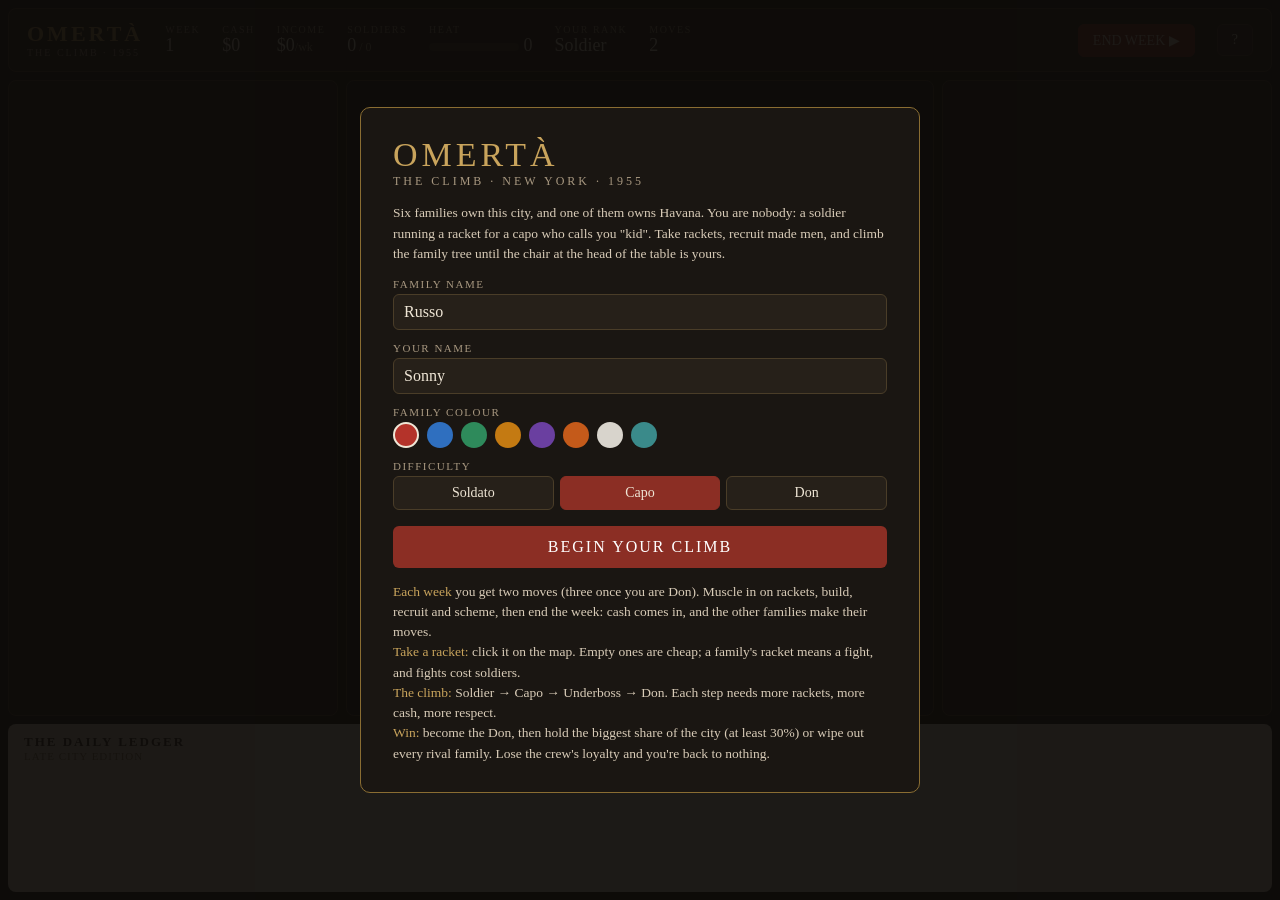
<file: index.html>
<!doctype html>
<html lang="en">
<head>
<meta charset="utf-8">
<title>Omertà — The Climb</title>
<style>:root {
  --bg: #14110e; --panel: #1d1914; --panel2: #262019; --ink: #efe6d6; --dim: #a89880;
  --gold: #c9a45c; --gold2: #8a6d32; --line: #4a3d28; --crimson: #8b2e24; --good: #7da36a; --bad: #c45b4a;
}
* { box-sizing: border-box; }
html, body { margin: 0; height: 100%; background: var(--bg); color: var(--ink); font-family: Georgia, 'Times New Roman', serif; overflow: hidden; }
button { font-family: inherit; cursor: pointer; }
#app { display: grid; grid-template-rows: 64px 1fr 168px; grid-template-columns: 330px 1fr 330px; height: 100vh; gap: 8px; padding: 8px; }
#top { grid-column: 1 / -1; display: flex; align-items: center; gap: 22px; background: var(--panel); border: 1px solid var(--line); border-radius: 8px; padding: 0 18px; }
#top .brand { line-height: 1; }
#top .brand b { font-size: 22px; letter-spacing: 3px; color: var(--gold); }
#top .brand small { display: block; color: var(--dim); letter-spacing: 2px; font-size: 10px; margin-top: 3px; }
.stat { line-height: 1.15; }
.stat .k { color: var(--dim); font-size: 10px; letter-spacing: 1.5px; }
.stat .v { font-size: 18px; }
.stat .v small { color: var(--dim); font-size: 12px; }
#heatbar { width: 90px; height: 8px; background: #3a3024; border-radius: 4px; overflow: hidden; display: inline-block; vertical-align: middle; }
#heatbar i { display: block; height: 100%; background: linear-gradient(90deg, #c9a45c, #c45b4a); }
#top .spacer { flex: 1; }
#top button { background: var(--panel2); color: var(--ink); border: 1px solid var(--line); border-radius: 6px; padding: 7px 14px; font-size: 14px; }
#top button.primary { background: var(--crimson); border-color: var(--crimson); }
#top button:hover { border-color: var(--gold2); }

#left, #right { background: var(--panel); border: 1px solid var(--line); border-radius: 8px; overflow-y: auto; padding: 12px 14px; }
#mapwrap { position: relative; border: 1px solid var(--line); border-radius: 8px; overflow: hidden; background: #10141c; }
#map { width: 100%; height: 100%; display: block; cursor: grab; }
#tooltip { position: absolute; display: none; background: #1a1612f2; border: 1px solid var(--gold2); border-radius: 6px; padding: 8px 10px; font-size: 13px; pointer-events: none; max-width: 260px; z-index: 5; }
#bottom { grid-column: 1 / -1; background: #efe6d6; color: #2a2118; border-radius: 8px; padding: 10px 16px; overflow: hidden; display: flex; flex-direction: column; }
#bottom h3 { margin: 0; letter-spacing: 2px; font-size: 13px; }
#bottom .dateline { color: #8a7355; font-size: 11px; letter-spacing: 1px; margin-bottom: 4px; }
#newsList { overflow-y: auto; font-size: 13.5px; line-height: 1.45; }
#newsList .entry { border-top: 1px solid #e0d4c2; padding: 3px 0; }
#newsList .wk { color: #8a7355; font-size: 11px; margin-right: 6px; }
#newsList .good { color: #3e6b32; } #newsList .bad { color: #8b2e24; } #newsList .warn { color: #8a5a12; }

h2 { font-size: 12px; letter-spacing: 2px; color: var(--gold); margin: 14px 0 6px; font-weight: normal; }
h2:first-child { margin-top: 0; }
.muted { color: var(--dim); font-size: 12px; }
.card { background: var(--panel2); border: 1px solid var(--line); border-radius: 6px; padding: 8px 10px; margin-bottom: 6px; }
.card .row { display: flex; justify-content: space-between; align-items: center; gap: 8px; }
.card b { font-weight: normal; }
.card .sub { color: var(--dim); font-size: 12px; margin-top: 2px; }
.card button, .mini button { background: #3a2e22; color: var(--ink); border: 1px solid var(--line); border-radius: 5px; padding: 4px 9px; font-size: 12px; }
.card button:hover, .mini button:hover { border-color: var(--gold); }
.card button:disabled { opacity: .4; cursor: default; }
.loy { height: 4px; background: #3a3024; border-radius: 2px; margin-top: 5px; }
.loy i { display: block; height: 100%; background: var(--good); border-radius: 2px; }
.seat { border: 1px dashed #4a3d28; border-radius: 6px; color: #6b5b45; font-size: 12px; padding: 7px 10px; margin-bottom: 6px; font-style: italic; }
.rankpill { font-size: 10px; letter-spacing: 1px; color: var(--gold); border: 1px solid var(--gold2); border-radius: 8px; padding: 1px 6px; }
.fam { border-left: 3px solid var(--c, var(--line)); }
.fam .share { float: right; color: var(--dim); font-size: 12px; }
.bar { height: 5px; background: #3a3024; border-radius: 3px; margin: 4px 0; }
.bar i { display: block; height: 100%; border-radius: 3px; }
.btns { display: flex; gap: 4px; flex-wrap: wrap; }
.ring { display: flex; gap: 8px; align-items: center; padding: 4px 0; font-size: 13px; }
.ring .ic { width: 22px; text-align: center; }
.ring.off { opacity: .45; }
.buildgrid { display: grid; grid-template-columns: 1fr 1fr; gap: 6px; }
.buildgrid .card { margin: 0; cursor: pointer; }
.buildgrid .card.on { border-color: var(--gold); }
.buildgrid .card .sub { font-size: 11px; }

#overlay { position: fixed; inset: 0; background: #0d0b09ee; display: flex; align-items: center; justify-content: center; z-index: 10; }
#overlay .box { width: 560px; max-height: 92vh; overflow-y: auto; background: #1a1612; border: 1px solid var(--gold2); border-radius: 10px; padding: 28px 32px; }
#overlay h1 { color: var(--gold); letter-spacing: 4px; font-weight: normal; margin: 0; font-size: 34px; }
#overlay .sub { color: var(--dim); letter-spacing: 3px; font-size: 12px; margin-bottom: 14px; }
#overlay label { display: block; font-size: 11px; letter-spacing: 1.5px; color: var(--dim); margin: 12px 0 4px; }
#overlay input[type=text] { width: 100%; background: #262019; border: 1px solid var(--line); color: var(--ink); border-radius: 6px; padding: 8px 10px; font-family: inherit; font-size: 16px; }
.swatches { display: flex; gap: 8px; }
.swatches i { width: 26px; height: 26px; border-radius: 50%; display: inline-block; cursor: pointer; border: 2px solid transparent; }
.swatches i.on { border-color: #efe6d6; }
.seg { display: flex; gap: 6px; }
.seg button { flex: 1; background: #262019; color: var(--ink); border: 1px solid var(--line); border-radius: 6px; padding: 8px; font-size: 14px; }
.seg button.on { background: var(--crimson); border-color: var(--crimson); }
#overlay .go { width: 100%; margin-top: 16px; background: var(--crimson); color: white; border: none; border-radius: 6px; padding: 12px; font-size: 16px; letter-spacing: 2px; }
#overlay .how { font-size: 13.5px; line-height: 1.5; color: #d9ccb8; }
#overlay .how b { color: var(--gold); font-weight: normal; }
#endbox { text-align: center; }
#endbox h1 { font-size: 30px; }
#toast { position: fixed; bottom: 188px; left: 50%; transform: translateX(-50%); background: #1a1612; border: 1px solid var(--gold2); color: var(--ink); border-radius: 6px; padding: 8px 14px; font-size: 14px; display: none; z-index: 9; max-width: 520px; text-align: center; }
::-webkit-scrollbar { width: 8px; } ::-webkit-scrollbar-thumb { background: #4a3d28; border-radius: 4px; }
</style>
</head>
<body>
<div id="app">
  <div id="top">
    <div class="brand"><b>OMERTÀ</b><small id="brandSub">THE CLIMB · 1955</small></div>
    <div class="stat"><div class="k">WEEK</div><div class="v" id="sWeek">1</div></div>
    <div class="stat"><div class="k">CASH</div><div class="v" id="sCash">$0</div></div>
    <div class="stat"><div class="k">INCOME</div><div class="v" id="sIncome">$0<small>/wk</small></div></div>
    <div class="stat"><div class="k">SOLDIERS</div><div class="v" id="sSol">0<small> / 0</small></div></div>
    <div class="stat"><div class="k">HEAT</div><div class="v"><span id="heatbar"><i style="width:0"></i></span> <span id="sHeat">0</span></div></div>
    <div class="stat"><div class="k">YOUR RANK</div><div class="v" id="sRank">Soldier</div></div>
    <div class="stat"><div class="k">MOVES</div><div class="v" id="sMoves">2</div></div>
    <div class="spacer"></div>
    <button id="bEnd" class="primary">END WEEK ▶</button>
    <button id="bHelp">?</button>
  </div>
  <div id="left"></div>
  <div id="mapwrap"><canvas id="map"></canvas><div id="tooltip"></div></div>
  <div id="right"></div>
  <div id="bottom">
    <h3>THE DAILY LEDGER</h3>
    <div class="dateline" id="dateline">LATE CITY EDITION</div>
    <div id="newsList"></div>
  </div>
</div>
<div id="toast"></div>
<div id="overlay">
  <div class="box" id="startbox">
    <h1>OMERTÀ</h1>
    <div class="sub">THE CLIMB · NEW YORK · 1955</div>
    <p class="how">Six families own this city, and one of them owns Havana. You are nobody: a soldier running a racket for a capo who calls you "kid". Take rackets, recruit made men, and climb the family tree until the chair at the head of the table is yours.</p>
    <label>FAMILY NAME</label>
    <input id="inName" type="text" value="Russo" maxlength="16">
    <label>YOUR NAME</label>
    <input id="inFirst" type="text" value="Sonny" maxlength="16">
    <label>FAMILY COLOUR</label>
    <div class="swatches" id="swatches"></div>
    <label>DIFFICULTY</label>
    <div class="seg" id="diffSeg">
      <button data-d="soldato">Soldato</button>
      <button data-d="capo" class="on">Capo</button>
      <button data-d="don">Don</button>
    </div>
    <button class="go" id="bStart" type="button">BEGIN YOUR CLIMB</button>
    <div class="how" style="margin-top:14px">
      <b>Each week</b> you get two moves (three once you are Don). Muscle in on rackets, build, recruit and scheme, then end the week: cash comes in, and the other families make their moves.<br>
      <b>Take a racket:</b> click it on the map. Empty ones are cheap; a family's racket means a fight, and fights cost soldiers.<br>
      <b>The climb:</b> Soldier → Capo → Underboss → Don. Each step needs more rackets, more cash, more respect.<br>
      <b>Win:</b> become the Don, then hold the biggest share of the city (at least 30%) or wipe out every rival family. Lose the crew's loyalty and you're back to nothing.
    </div>
  </div>
</div>
<script>// ============================================================================
//  OMERTÀ: THE FIVE BOROUGHS — game engine (no DOM; runs in browser or node)
// ============================================================================
const Engine = (function () {
  'use strict';
  const W = 220, H = 140, N = W * H;
  const WATER = 0, LAND = 1, BRIDGE = 2;
  const TICK = 0.1; // seconds per simulation tick

  // ---------------------------------------------------------------- data ---
  const RACKETS = {
    numbers: { name: 'Numbers Racket', icon: '🎲', income: 5, ring: '+20% income' },
    loan:    { name: 'Loan Sharking',  icon: '💵', income: 8, ring: 'Buildings 25% cheaper' },
    club:    { name: 'Nightclub',      icon: '🍸', income: 10, ring: '+25% soldier recruitment' },
    union:   { name: 'Dock Union',     icon: '⚓', income: 9, ring: 'Your turf is 30% harder to take' },
    casino:  { name: 'Casino',         icon: '🎰', income: 22, ring: '+$60/s skim' },
    narco:   { name: 'Narcotics',      icon: '💊', income: 28, heat: 0.08, ring: '+20% attack power (but double heat)' },
  };
  const BUILDINGS = {
    safehouse: { name: 'Safehouse',      icon: '🏚️', cost: 400, key: 'Q', desc: '+2,000 max soldiers' },
    front:     { name: 'Front Business', icon: '🏪', cost: 500, key: 'W', desc: '+$10/s laundered income' },
    guard:     { name: 'Guard Post',     icon: '🛡️', cost: 300, key: 'E', desc: 'Turf within 8 blocks is 2.5× harder to take' },
    docks:     { name: 'Docks',          icon: '⛴️', cost: 600, key: 'R', desc: 'Send boats across water. Must touch water.' },
  };
  const SPECS = {
    bruiser:     { name: 'Bruiser',     icon: '👊', desc: 'Attacks cost 15% fewer soldiers' },
    arsonist:    { name: 'Arsonist',    icon: '🔥', desc: 'Unlocks Firebomb' },
    safecracker: { name: 'Safecracker', icon: '🔓', desc: 'Unlocks Heist' },
    medic:       { name: 'Medic',       icon: '🩺', desc: '+25% soldier recruitment' },
    engineer:    { name: 'Engineer',    icon: '🔧', desc: 'Buildings 25% cheaper' },
    consigliere: { name: 'Consigliere', icon: '🎩', desc: 'Bribes ½ price, heat fades 2× faster, better truce odds' },
  };
  const NICKS = {
    bruiser: ['the Bull', 'Knuckles', 'Hammer', 'the Ox', 'Big Paulie'],
    arsonist: ['Matches', 'Sparky', 'the Torch', 'Smokey'],
    safecracker: ['Fingers', 'the Ghost', 'Silk', 'Tumblers'],
    medic: ['Doc', 'Stitches', 'the Priest'],
    engineer: ['Books', 'the Architect', 'Wrench'],
    consigliere: ['the Professor', 'Counselor', 'the Fox', 'Two-Tone'],
  };
  const FIRST = ['Sal', 'Vito', 'Tommy', 'Frankie', 'Sonny', 'Carmine', 'Paulie', 'Rocco', 'Luca', 'Nicky', 'Joey', 'Aldo', 'Enzo', 'Gino', 'Mario', 'Benny', 'Louie', 'Tony', 'Vinnie', 'Dom', 'Fredo', 'Artie', 'Mikey', 'Ralphie'];
  const LAST = ['Russo', 'Esposito', 'Bianchi', 'Romano', 'Colombo', 'Ricci', 'Marino', 'Greco', 'Bruno', 'Gallo', 'Conti', 'De Luca', 'Mancini', 'Costa', 'Giordano', 'Rinaldi', 'Lombardi', 'Moretti', 'Fontana', 'Serra'];

  const AI_FAMILIES = [
    { name: 'Barone',     don: 'Don Emilio Barone',     color: [52, 92, 168] },
    { name: 'Vitale',     don: 'Don Carlo Vitale',      color: [96, 138, 52] },
    { name: 'Carbone',    don: 'Don Rocco Carbone',     color: [205, 158, 38] },
    { name: 'Santangelo', don: 'Don Pietro Santangelo', color: [128, 72, 150] },
    { name: 'Rizzo',      don: 'Don Vincenzo Rizzo',    color: [36, 146, 146] },
    { name: 'Delgado',    don: 'Señor Ramón Delgado',   color: [222, 104, 40], havana: true },
  ];

  const DIFFICULTY = {
    easy:   { regen: 0.8,  attackAt: 0.72, playerBias: 0.0, think: 2.4 },
    normal: { regen: 1.0,  attackAt: 0.58, playerBias: 0.25, think: 1.7 },
    hard:   { regen: 1.2,  attackAt: 0.48, playerBias: 0.6, think: 1.2 },
  };

  // ---------------------------------------------------------------- map ----
  // Rough, stylised 1950s New York + Havana (grid units, 220 × 140)
  const POLYS = {
    jersey:    [[0, 0], [70, 0], [72, 10], [70, 24], [67, 40], [63, 58], [58, 76], [54, 92], [48, 104], [40, 108], [0, 110]],
    manhattan: [[76, 6], [82, 3], [86, 10], [85, 24], [81, 42], [76, 62], [71, 78], [67, 86], [63, 84], [64, 74], [68, 58], [72, 40], [75, 22]],
    bronx:     [[90, 0], [142, 0], [144, 12], [134, 22], [118, 25], [100, 24], [93, 20], [89, 10]],
    queens:    [[89, 30], [118, 30], [150, 29], [166, 37], [172, 55], [162, 68], [140, 72], [112, 71], [96, 69], [85, 60], [85, 44]],
    brooklyn:  [[82, 70], [96, 69], [112, 71], [140, 72], [152, 86], [146, 104], [130, 114], [106, 117], [88, 111], [78, 98], [73, 86]],
    staten:    [[40, 116], [56, 110], [66, 113], [68, 125], [58, 135], [44, 135], [35, 127]],
    havana:    [[172, 114], [196, 110], [218, 116], [219, 134], [200, 139], [178, 138], [166, 128]],
  };
  const BRIDGES = [
    ['George Washington Bridge', [69, 16], [79, 16]],
    ['Lincoln Tunnel', [62, 60], [70, 60]],
    ['Harlem River Bridge', [84, 17], [93, 15]],
    ['Triborough Bridge', [108, 22], [108, 33]],
    ['Queensboro Bridge', [79, 49], [89, 49]],
    ['Brooklyn Bridge', [67, 81], [78, 83]],
    ['Verrazzano Bridge', [80, 102], [64, 116]],
    ['Bayonne Bridge', [44, 104], [47, 115]],
  ];
  // name, x, y, rackets
  const DISTRICTS = [
    ['Paterson', 30, 14, ['loan', 'numbers']],
    ['Newark', 24, 60, ['narco', 'numbers']],
    ['Hoboken', 60, 36, ['union', 'numbers']],
    ['Jersey City', 50, 74, ['union', 'club']],
    ['Bayonne', 38, 97, ['union']],
    ['Harlem', 81, 15, ['narco', 'club']],
    ['Midtown', 77, 40, ['club', 'loan']],
    ["Hell's Kitchen", 71, 56, ['numbers', 'club']],
    ['Little Italy', 69, 70, ['loan', 'numbers']],
    ['Wall Street', 66, 81, ['loan']],
    ['South Bronx', 100, 15, ['narco', 'numbers']],
    ['Fordham', 118, 9, ['numbers', 'loan']],
    ['Pelham', 135, 8, ['numbers']],
    ['Astoria', 95, 37, ['numbers', 'club']],
    ['Long Island City', 90, 55, ['union', 'numbers']],
    ['Flushing', 132, 42, ['loan', 'numbers']],
    ['Jamaica', 145, 60, ['numbers', 'narco']],
    ['Bayside', 160, 46, ['numbers']],
    ['Williamsburg', 95, 78, ['loan', 'numbers']],
    ['Red Hook Docks', 81, 92, ['union', 'union']],
    ['Flatbush', 114, 92, ['numbers', 'club']],
    ['Brownsville', 136, 87, ['narco', 'numbers']],
    ['Bensonhurst', 94, 106, ['numbers', 'loan']],
    ['Coney Island', 118, 110, ['club', 'numbers']],
    ['Staten Island', 52, 124, ['numbers', 'union']],
    ['Old Havana', 180, 122, ['casino', 'club']],
    ['Vedado', 198, 124, ['casino', 'casino']],
    ['Tropicana', 210, 130, ['casino', 'narco']],
  ];

  function mulberry32(a) {
    return function () {
      a |= 0; a = a + 0x6D2B79F5 | 0;
      let t = Math.imul(a ^ a >>> 15, 1 | a);
      t = t + Math.imul(t ^ t >>> 7, 61 | t) ^ t;
      return ((t ^ t >>> 14) >>> 0) / 4294967296;
    };
  }
  function pointInPoly(x, y, poly) {
    let inside = false;
    for (let i = 0, j = poly.length - 1; i < poly.length; j = i++) {
      const xi = poly[i][0], yi = poly[i][1], xj = poly[j][0], yj = poly[j][1];
      if (((yi > y) !== (yj > y)) && (x < (xj - xi) * (y - yi) / (yj - yi) + xi)) inside = !inside;
    }
    return inside;
  }
  function makeNoise(rng) {
    const S = 32, g = new Float32Array(S * S);
    for (let i = 0; i < g.length; i++) g[i] = rng() * 2 - 1;
    const sm = t => t * t * (3 - 2 * t);
    return function (x, y) {
      const x0 = Math.floor(x), y0 = Math.floor(y), fx = sm(x - x0), fy = sm(y - y0);
      const v = (a, b) => g[((b & (S - 1)) * S) + (a & (S - 1))];
      const a = v(x0, y0) + (v(x0 + 1, y0) - v(x0, y0)) * fx;
      const b = v(x0, y0 + 1) + (v(x0 + 1, y0 + 1) - v(x0, y0 + 1)) * fx;
      return a + (b - a) * fy;
    };
  }

  function buildMap(rng) {
    const terrain = new Uint8Array(N);
    const n1 = makeNoise(rng), n2 = makeNoise(rng);
    const polys = Object.values(POLYS);
    for (let y = 0; y < H; y++) for (let x = 0; x < W; x++) {
      const jx = x + 0.5 + n1(x / 7, y / 7) * 2.2 + n1(x / 2.5 + 50, y / 2.5) * 0.6;
      const jy = y + 0.5 + n2(x / 7, y / 7) * 2.2 + n2(x / 2.5, y / 2.5 + 50) * 0.6;
      for (const p of polys) if (pointInPoly(jx, jy, p)) { terrain[y * W + x] = LAND; break; }
    }
    // bridges
    const bridges = [];
    for (const [name, a, b] of BRIDGES) {
      const dx = b[0] - a[0], dy = b[1] - a[1];
      const len = Math.hypot(dx, dy), steps = Math.ceil(len * 3);
      const ux = dx / len, uy = dy / len;
      const tiles = [];
      for (let s = -6; s <= steps + 6; s++) {
        const t = s / steps;
        const px = a[0] + dx * t, py = a[1] + dy * t;
        for (const off of [0, 0.7]) {
          const qx = Math.floor(px - uy * off), qy = Math.floor(py + ux * off);
          if (qx < 0 || qy < 0 || qx >= W || qy >= H) continue;
          const i = qy * W + qx;
          if (terrain[i] === WATER && s >= -2 && s <= steps + 2) { terrain[i] = BRIDGE; tiles.push(i); }
        }
      }
      if (tiles.length) {
        const mid = tiles[tiles.length >> 1];
        bridges.push({ name, x: (a[0] + b[0]) / 2, y: (a[1] + b[1]) / 2, mid });
      }
    }
    // remove tiny islands (< 12 tiles)
    const seen = new Uint8Array(N);
    for (let i = 0; i < N; i++) {
      if (terrain[i] === WATER || seen[i]) continue;
      const comp = [i]; seen[i] = 1;
      for (let k = 0; k < comp.length; k++) {
        const c = comp[k], x = c % W, y = (c / W) | 0;
        const nb = [x > 0 ? c - 1 : -1, x < W - 1 ? c + 1 : -1, y > 0 ? c - W : -1, y < H - 1 ? c + W : -1];
        for (const j of nb) if (j >= 0 && !seen[j] && terrain[j] !== WATER) { seen[j] = 1; comp.push(j); }
      }
      if (comp.length < 12) for (const c of comp) terrain[c] = WATER;
    }
    // districts: nearest seed
    const district = new Uint8Array(N).fill(255);
    for (let i = 0; i < N; i++) {
      if (terrain[i] === WATER) continue;
      const x = i % W, y = (i / W) | 0;
      let best = 0, bd = 1e9;
      for (let d = 0; d < DISTRICTS.length; d++) {
        const dd = (DISTRICTS[d][1] - x) ** 2 + (DISTRICTS[d][2] - y) ** 2;
        if (dd < bd) { bd = dd; best = d; }
      }
      // Havana districts only on Havana island and vice-versa
      district[i] = best;
    }
    return { terrain, district, bridges };
  }

  // -------------------------------------------------------------- game -----
  function createGame(opts) {
    opts = opts || {};
    const rng = mulberry32(opts.seed || (Math.random() * 1e9) | 0);
    const { terrain, district, bridges } = buildMap(rng);
    const diff = DIFFICULTY[opts.difficulty || 'normal'];
    const G = {
      W, H, N, WATER, LAND, BRIDGE, RACKETS, BUILDINGS, SPECS,
      terrain, district, bridges, districts: DISTRICTS.map(d => ({ name: d[0], x: d[1], y: d[2] })),
      owner: new Uint8Array(N), racketAt: new Int16Array(N).fill(-1), buildingAt: new Array(N).fill(null),
      coastal: new Uint8Array(N), coastalList: [],
      rackets: [], buildings: [], fams: [null], attacks: [], boats: [], effects: [], log: [], offers: [],
      dirty: [], time: 0, tickN: 0, phase: 'spawn', result: null, rings: {}, candidates: [],
      landCount: 0, rng, diff, nextAttackId: 1, nextBoatId: 1, speed: 1,
    };
    const { owner, racketAt, buildingAt, coastal } = G;

    for (let i = 0; i < N; i++) {
      if (terrain[i] === WATER) continue;
      G.landCount++;
      if (terrain[i] === LAND) {
        const x = i % W, y = (i / W) | 0;
        if ((x > 0 && terrain[i - 1] === WATER) || (x < W - 1 && terrain[i + 1] === WATER) ||
            (y > 0 && terrain[i - W] === WATER) || (y < H - 1 && terrain[i + W] === WATER)) { coastal[i] = 1; G.coastalList.push(i); }
      }
    }

    // ---- helpers
    function nbrs(i, out) {
      const x = i % W; let n = 0;
      if (x > 0) out[n++] = i - 1;
      if (x < W - 1) out[n++] = i + 1;
      if (i >= W) out[n++] = i - W;
      if (i < N - W) out[n++] = i + W;
      return n;
    }
    const NB = new Int32Array(4), NB2 = new Int32Array(4);
    const pick = arr => arr[(rng() * arr.length) | 0];
    const dist2 = (a, b) => { const dx = a % W - b % W, dy = ((a / W) | 0) - ((b / W) | 0); return dx * dx + dy * dy; };
    G.isHavana = i => (i % W) > 160 && ((i / W) | 0) > 106;

    // ---- rackets
    DISTRICTS.forEach((d, di) => {
      const tiles = [];
      for (let i = 0; i < N; i++) if (district[i] === di && terrain[i] === LAND && !coastal[i]) tiles.push(i);
      for (const type of d[3]) {
        for (let tries = 0; tries < 60 && tiles.length; tries++) {
          const i = pick(tiles);
          if (G.rackets.some(r => dist2(r.i, i) < 25)) continue;
          racketAt[i] = G.rackets.length;
          G.rackets.push({ i, type, raidedUntil: 0, district: d[0] });
          break;
        }
      }
    });

    // ---- families
    function makeFam(id, def, isPlayer) {
      return {
        id, name: def.name, don: def.don, color: def.color, isPlayer, havana: !!def.havana,
        alive: true, troops: 0, maxTroops: 600, cash: 500, tiles: 0, compound: -1,
        crew: [], spec: {}, heat: 0, truces: {}, grudge: {}, cool: { firebomb: 0, heist: 0, hit: 0, truce: 0, relocate: 0 },
        bcount: { safehouse: 0, front: 0, guard: 0, docks: 0 }, income: 0, regen: 0,
        racketCount: 0, nextThink: 0, nextRaid: 0, labelX: 0, labelY: 0, stats: { tilesTaken: 0, peak: 0 },
      };
    }
    const pname = (opts.playerName || 'Russo').trim().slice(0, 18) || 'Russo';
    const player = makeFam(1, { name: pname, don: 'Don ' + pname, color: opts.playerColor || [178, 34, 34] }, true);
    G.fams.push(player);
    G.player = player;
    AI_FAMILIES.forEach((def, k) => {
      let d = def;
      if (opts.playerColor && def.color.join() === opts.playerColor.join()) d = Object.assign({}, def, { color: [178, 34, 34] });
      const f = makeFam(k + 2, d, false);
      f.ai = { ratio: 0.35 + rng() * 0.2, attackAt: diff.attackAt + (rng() - 0.5) * 0.1 };
      G.fams.push(f);
    });

    function updateSpecs(F) {
      F.spec = {};
      for (const c of F.crew) F.spec[c.spec] = (F.spec[c.spec] || 0) + 1;
    }

    function addLog(text, kind, relevant) {
      G.log.push({ t: G.time, text, kind: kind || 'info', relevant: relevant !== false });
      if (G.log.length > 80) G.log.shift();
    }
    G.addLog = addLog;

    // ---- ownership
    function setOwner(i, o) {
      const old = owner[i];
      if (old === o) return;
      if (old) G.fams[old].tiles--;
      if (o) { G.fams[o].tiles++; G.fams[o].stats.tilesTaken++; }
      owner[i] = o;
      G.dirty.push(i);
    }
    function blob(center, fid, radius) {
      const q = [center], depth = new Map([[center, 0]]);
      for (let k = 0; k < q.length; k++) {
        const c = q[k], d = depth.get(c);
        if (owner[c] === 0) setOwner(c, fid);
        if (d >= radius) continue;
        const n = nbrs(c, NB);
        for (let m = 0; m < n; m++) {
          const j = NB[m];
          if (terrain[j] !== LAND || depth.has(j) || owner[j] !== 0) continue;
          if (dist2(j, center) > radius * radius) continue;
          depth.set(j, d + 1); q.push(j);
        }
      }
    }
    function validSpawn(i, minDist) {
      if (terrain[i] !== LAND || owner[i] !== 0 || racketAt[i] >= 0) return false;
      for (let f = 1; f < G.fams.length; f++) {
        const F = G.fams[f];
        if (F.compound >= 0 && dist2(F.compound, i) < minDist * minDist) return false;
      }
      for (const r of G.rackets) if (dist2(r.i, i) < 9) return false;
      return true;
    }
    G.canSpawnAt = i => i >= 0 && i < N && terrain[i] === LAND && racketAt[i] < 0;
    G.placePlayer = function (i) {
      if (!G.canSpawnAt(i) || G.phase !== 'spawn') return false;
      // clear previous
      if (player.compound >= 0) for (let k = 0; k < N; k++) if (owner[k] === 1) setOwner(k, 0);
      player.compound = i;
      blob(i, 1, 5);
      return true;
    };

    G.start = function () {
      if (player.compound < 0) return false;
      for (let f = 2; f < G.fams.length; f++) {
        const F = G.fams[f];
        let placed = false;
        for (let md = 30; md >= 8 && !placed; md -= 4) {
          for (let tries = 0; tries < 400; tries++) {
            const i = (rng() * N) | 0;
            if (F.havana !== G.isHavana(i)) continue;
            if (validSpawn(i, F.havana ? Math.min(md, 14) : md)) { F.compound = i; blob(i, F.id, 5); placed = true; break; }
          }
        }
        if (!placed) F.alive = false;
      }
      for (let f = 1; f < G.fams.length; f++) {
        const F = G.fams[f];
        recalc(F);
        F.troops = 700;
        F.nextThink = 2 + rng() * 2;
      }
      refreshCandidates();
      G.phase = 'play';
      addLog(`The ${player.name} family plants its flag in ${G.districts[district[player.compound]].name}. The other families take notice.`, 'major');
      return true;
    };

    // ---- economy
    function recalc(F) {
      F.maxTroops = 500 + F.tiles * 5 + F.bcount.safehouse * 2000;
    }
    function buildCost(F, type) {
      let c = BUILDINGS[type].cost * (1 + 0.5 * F.bcount[type]);
      if (F.spec.engineer) c *= 0.75;
      if (G.rings.loan === F.id) c *= 0.75;
      return Math.round(c);
    }
    function recruitCost(F) { return Math.round(700 * (1 + 0.6 * F.crew.length)); }
    function bribeCost(F) { return Math.round((200 + F.heat * 12) * (F.spec.consigliere ? 0.5 : 1)); }
    function hitCost(F) { return 600; }
    const FIREBOMB_COST = 900, FIREBOMB_CD = 45, HEIST_CD = 60, HIT_CD = 20;
    G.buildCost = buildCost; G.recruitCost = recruitCost; G.bribeCost = bribeCost; G.hitCost = hitCost;
    G.FIREBOMB_COST = FIREBOMB_COST;

    function econTick(F, dt) {
      recalc(F);
      const p = F.troops / F.maxTroops;
      let r = F.maxTroops * 0.03 * (4 * Math.max(p, 0.1) * (1 - Math.min(p, 1)));
      r += 2;
      if (F.spec.medic) r *= 1 + 0.25 * F.spec.medic;
      if (G.rings.club === F.id) r *= 1.25;
      if (!F.isPlayer) r *= diff.regen;
      if (p >= 1) r = 0;
      F.regen = r;
      F.troops = Math.min(F.maxTroops, F.troops + r * dt);
      if (F.troops > F.maxTroops) F.troops -= (F.troops - F.maxTroops) * 0.2 * dt;

      let inc = F.tiles * 0.02 + F.bcount.front * 10;
      let narco = 0;
      for (const rk of G.rackets) {
        if (owner[rk.i] !== F.id || rk.raidedUntil > G.time) continue;
        inc += RACKETS[rk.type].income;
        if (rk.type === 'narco') narco++;
      }
      if (G.rings.numbers === F.id) inc *= 1.2;
      if (G.rings.casino === F.id) inc += 60;
      if (F.heat > 50) inc *= 0.75;
      if (!F.isPlayer) inc *= (0.85 + diff.regen * 0.15);
      F.income = inc;
      F.cash += inc * dt;

      addHeat(F, narco * 0.08 * dt);
      F.heat = Math.max(0, F.heat - (F.spec.consigliere ? 0.7 : 0.35) * dt);
      F.stats.peak = Math.max(F.stats.peak, F.tiles);
    }
    function addHeat(F, h) {
      if (G.rings.narco === F.id) h *= 2;
      F.heat = Math.min(100, F.heat + h);
    }

    function secondTick() {
      // building counts
      for (let f = 1; f < G.fams.length; f++) G.fams[f].bcount = { safehouse: 0, front: 0, guard: 0, docks: 0 };
      for (const b of G.buildings) { const o = owner[b.i]; if (o) G.fams[o].bcount[b.type]++; }
      // racket counts + rings
      for (let f = 1; f < G.fams.length; f++) G.fams[f].racketCount = 0;
      const byType = {};
      for (const rk of G.rackets) {
        const o = owner[rk.i];
        if (o) G.fams[o].racketCount++;
        (byType[rk.type] = byType[rk.type] || []).push(o);
      }
      for (const t in byType) {
        const os = byType[t];
        const holder = os.every(o => o && o === os[0]) ? os[0] : 0;
        if (holder !== (G.rings[t] || 0)) {
          if (holder) addLog(`${G.fams[holder].name.toUpperCase()} FAMILY CORNERS THE ${RACKETS[t].name.toUpperCase()} RING! (${RACKETS[t].ring})`, 'major');
          else if (G.rings[t]) addLog(`The ${G.fams[G.rings[t]].name} family loses its grip on the ${RACKETS[t].name} ring.`, G.rings[t] === 1 ? 'bad' : 'info', G.rings[t] === 1);
          G.rings[t] = holder;
        }
      }
      // police raids
      for (let f = 1; f < G.fams.length; f++) {
        const F = G.fams[f];
        if (!F.alive) continue;
        if (F.heat >= 80 && G.time >= F.nextRaid) {
          F.nextRaid = G.time + 15;
          const mine = G.rackets.filter(r => owner[r.i] === F.id && r.raidedUntil <= G.time);
          F.troops *= 0.9;
          if (mine.length) {
            const r = pick(mine);
            r.raidedUntil = G.time + 30;
            addLog(`POLICE RAID! Cops shut down the ${F.name} ${RACKETS[r.type].name} in ${r.district}.`, F.isPlayer ? 'bad' : 'info', F.isPlayer);
          } else addLog(`Police sweep hits ${F.name} soldiers on the street.`, F.isPlayer ? 'bad' : 'info', F.isPlayer);
        }
        // labels
        let sx = 0, sy = 0, n = 0;
        for (let i = 0; i < N; i += 1) if (owner[i] === f) { sx += i % W; sy += (i / W) | 0; n++; }
        if (n) {
          const cx = sx / n, cy = sy / n;
          // snap to nearest owned tile
          let best = -1, bd = 1e9;
          const R = 30;
          for (let y = Math.max(0, Math.floor(cy - R)); y < Math.min(H, cy + R); y++)
            for (let x = Math.max(0, Math.floor(cx - R)); x < Math.min(W, cx + R); x++) {
              const i = y * W + x;
              if (owner[i] !== f) continue;
              const d = (x - cx) ** 2 + (y - cy) ** 2;
              if (d < bd) { bd = d; best = i; }
            }
          if (best >= 0) { F.labelX = best % W + 0.5; F.labelY = ((best / W) | 0) + 0.5; }
          else { F.labelX = F.compound % W; F.labelY = (F.compound / W) | 0; }
        }
      }
      // offers expire
      G.offers = G.offers.filter(o => o.expires > G.time && G.fams[o.from].alive);
      // candidates refresh
      if (G.time >= G.candRefresh) refreshCandidates();
      checkEnd();
    }

    // ---- crew
    function makeCandidate(spec) {
      spec = spec || pick(Object.keys(SPECS));
      return { name: pick(FIRST), nick: pick(NICKS[spec]), last: pick(LAST), spec };
    }
    function refreshCandidates() {
      const specs = Object.keys(SPECS).sort(() => rng() - 0.5).slice(0, 3);
      G.candidates = specs.map(s => makeCandidate(s));
      G.candRefresh = G.time + 90;
    }
    G.refreshCandidates = refreshCandidates;
    G.recruit = function (F, idx) {
      if (F.crew.length >= 4) return 'Your crew is full (4 made men).';
      const c = recruitCost(F);
      if (F.cash < c) return 'Not enough cash.';
      const cand = F.isPlayer ? G.candidates[idx] : makeCandidate();
      if (!cand) return 'No candidate.';
      F.cash -= c;
      F.crew.push(cand);
      updateSpecs(F);
      if (F.isPlayer) {
        G.candidates.splice(idx, 1);
        if (!G.candidates.length) refreshCandidates();
        addLog(`${cand.name} "${cand.nick}" ${cand.last} gets his button. Welcome to the family, ${SPECS[cand.spec].name.toLowerCase()}.`, 'good');
      }
      return true;
    };

    // ---- buildings
    G.canBuild = function (F, type, i) {
      if (i < 0 || i >= N) return 'Invalid spot.';
      if (owner[i] !== F.id) return 'You can only build on your own turf.';
      if (terrain[i] !== LAND) return 'Can\'t build on a bridge.';
      if (buildingAt[i] || racketAt[i] >= 0 || F.compound === i) return 'That block is taken.';
      if (type === 'docks' && !coastal[i]) return 'Docks must be built on the waterfront.';
      for (const b of G.buildings) if (dist2(b.i, i) < 5) return 'Too close to another building.';
      if (F.cash < buildCost(F, type)) return 'Not enough cash.';
      return true;
    };
    G.build = function (F, type, i) {
      const ok = G.canBuild(F, type, i);
      if (ok !== true) return ok;
      F.cash -= buildCost(F, type);
      const b = { i, type };
      G.buildings.push(b);
      buildingAt[i] = b;
      F.bcount[type]++;
      G.dirty.push(i);
      if (F.isPlayer) addLog(`New ${BUILDINGS[type].name.toLowerCase()} opens in ${G.districts[district[i]].name}.`, 'good');
      return true;
    };
    function destroyBuilding(b) {
      G.buildings.splice(G.buildings.indexOf(b), 1);
      buildingAt[b.i] = null;
      G.dirty.push(b.i);
    }

    // ---- combat
    G.isTruce = (a, b) => a && b && (G.fams[a].truces[b] || 0) > G.time;
    function guardMult(D, i) {
      for (const b of G.buildings) {
        if (b.type !== 'guard' || owner[b.i] !== D.id) continue;
        if (dist2(b.i, i) <= 64) return 2.5;
      }
      return 1;
    }
    function tileCost(A, D, i) {
      let c;
      if (!D) { c = racketAt[i] >= 0 ? 40 : 2.5; }
      else {
        const dens = D.troops / Math.max(1, D.tiles);
        c = 2 + dens * 1.5;
        if (racketAt[i] >= 0) c *= 2;
        if (i === D.compound) c = 300 + Math.max(D.troops, D.maxTroops * 0.7) * 0.8;
        else if (dist2(i, D.compound) <= 9) c *= 2.5;
        c *= guardMult(D, i);
        if (G.rings.union === D.id) c *= 1.3;
      }
      if (terrain[i] === BRIDGE) c *= 2.5;
      let atk = 1 - 0.15 * (A.spec.bruiser || 0);
      if (G.rings.narco === A.id) atk *= 0.8;
      return c * Math.max(0.5, atk);
    }
    G.tileCost = tileCost;
    function adjacentTo(i, fid) {
      const n = nbrs(i, NB2);
      for (let m = 0; m < n; m++) if (owner[NB2[m]] === fid) return true;
      return false;
    }
    function computeFrontier(a, d) {
      const s = new Set();
      for (let i = 0; i < N; i++) {
        if (owner[i] !== d || terrain[i] === WATER) continue;
        if (adjacentTo(i, a)) s.add(i);
      }
      return s;
    }
    G.borders = function (a, d) {
      for (let i = 0; i < N; i++) if (owner[i] === d && terrain[i] !== WATER && adjacentTo(i, a)) return true;
      return false;
    };

    G.launchAttack = function (F, d, troops) {
      if (!F.alive || d === F.id) return 'Invalid target.';
      if (d && !G.fams[d].alive) return 'That family is finished.';
      if (d && G.isTruce(F.id, d)) return `You have a truce with the ${G.fams[d].name} family.`;
      troops = Math.floor(Math.min(troops, F.troops));
      if (troops < 1) return 'Not enough soldiers.';
      let a = G.attacks.find(x => x.att === F.id && x.def === d);
      if (!a) {
        const fr = computeFrontier(F.id, d);
        if (!fr.size) return 'noborder';
        a = { id: G.nextAttackId++, att: F.id, def: d, troops: 0, frontier: fr, start: G.time };
        G.attacks.push(a);
      }
      F.troops -= troops;
      a.troops += troops;
      if (d) {
        const D = G.fams[d];
        addHeat(F, 2.5);
        D.grudge[F.id] = G.time;
        if (D.isPlayer) addLog(`The ${F.name} family moves ${Math.round(troops).toLocaleString()} soldiers against your turf!`, 'bad');
        else if (F.isPlayer && a.troops === troops) addLog(`War! You send ${troops.toLocaleString()} soldiers against the ${D.name} family.`, 'war');
      } else addHeat(F, 0.2);
      return true;
    };
    G.retreat = function (F, a) {
      const k = G.attacks.indexOf(a);
      if (k < 0 || a.att !== F.id) return;
      F.troops += a.troops * 0.8;
      G.attacks.splice(k, 1);
    };

    function conquer(i, o) {
      const old = owner[i];
      setOwner(i, o);
      if (racketAt[i] >= 0) {
        const rk = G.rackets[racketAt[i]];
        const A = G.fams[o];
        addHeat(A, 2);
        if (A.isPlayer) addLog(`You muscle in on the ${RACKETS[rk.type].name} in ${rk.district}.`, 'good');
        else if (old === 1) addLog(`The ${A.name} family takes your ${RACKETS[rk.type].name} in ${rk.district}!`, 'bad');
      }
      if (old) {
        const D = G.fams[old];
        if (D.compound === i || D.tiles <= 0) eliminate(old, o);
      }
    }

    function eliminate(fid, by) {
      const D = G.fams[fid];
      if (!D.alive) return;
      D.alive = false;
      const B = by ? G.fams[by] : null;
      let n = 0;
      const cpd = D.compound;
      for (let i = 0; i < N; i++) if (owner[i] === fid) {
        if (by && dist2(i, cpd) <= 900) { setOwner(i, by); n++; } else setOwner(i, 0);
      }
      if (B) {
        B.cash += D.cash * 0.5;
        B.troops = Math.min(B.troops + D.troops * 0.3, B.maxTroops * 1.5);
      }
      D.troops = 0; D.cash = 0; D.crew = []; updateSpecs(D);
      G.attacks = G.attacks.filter(a => {
        if (a.att === fid) return false;
        if (a.def === fid) { G.fams[a.att].troops += a.troops; return false; }
        return true;
      });
      G.boats = G.boats.filter(b => b.att !== fid);
      if (D.isPlayer) {
        addLog(`YOUR COMPOUND HAS FALLEN. The ${B ? B.name : 'rival'} family takes everything.`, 'bad');
        G.result = { win: false, reason: `The ${B ? B.name : 'rival'} family stormed your compound.` };
        G.phase = 'over';
      } else {
        addLog(`${D.don.toUpperCase()} GUNNED DOWN! The ${D.name} family is no more${B ? ` — the ${B.name}s absorb ${n.toLocaleString()} blocks, the rest is up for grabs` : ''}.`, 'major');
      }
    }

    function removeAttack(a) {
      const k = G.attacks.indexOf(a);
      if (k >= 0) G.attacks.splice(k, 1);
    }
    function attackTick() {
      const arr = [];
      for (const a of G.attacks.slice()) {
        if (G.attacks.indexOf(a) < 0) continue;
        const A = G.fams[a.att], D = a.def ? G.fams[a.def] : null;
        if (!A.alive || (D && !D.alive)) { removeAttack(a); continue; }
        if ((G.tickN + a.id) % 12 === 0) a.frontier = computeFrontier(a.att, a.def);
        if (!a.frontier.size || a.troops < 1) {
          A.troops = Math.min(A.troops + a.troops, A.maxTroops * 1.2);
          removeAttack(a);
          continue;
        }
        arr.length = 0;
        for (const i of a.frontier) {
          let s = 0;
          const n = nbrs(i, NB);
          for (let m = 0; m < n; m++) if (owner[NB[m]] === a.att) s++;
          arr.push([i, s + rng() * 2.2]);
        }
        arr.sort((p, q) => q[1] - p[1]);
        const k2 = Math.max(1, Math.min(7, Math.ceil(arr.length * 0.035)));
        for (let m = 0; m < k2 && m < arr.length; m++) {
          const i = arr[m][0];
          if (owner[i] !== a.def || !adjacentTo(i, a.att)) { a.frontier.delete(i); continue; }
          const c = tileCost(A, D, i);
          if (a.troops < c) {
            // last push: chance proportional to what's left
            const lucky = !(D && i === D.compound) && rng() < a.troops / c;
            a.troops = 0;
            if (!lucky) break;
          } else a.troops -= c;
          if (D) {
            const dens = D.troops / Math.max(1, D.tiles);
            D.troops = Math.max(0, D.troops - (dens * 0.6 + 0.3));
          }
          conquer(i, a.att);
          if (!A.alive || (D && !D.alive) || G.attacks.indexOf(a) < 0) break;
          a.frontier.delete(i);
          const n = nbrs(i, NB);
          for (let q = 0; q < n; q++) {
            const j = NB[q];
            if (owner[j] === a.def && terrain[j] !== WATER) a.frontier.add(j);
          }
          if (a.troops <= 0) break;
        }
        if (a.troops < 1) removeAttack(a);
      }
    }

    // ---- boats
    G.nearestDocks = function (F, i) {
      let best = null, bd = 1e9;
      for (const b of G.buildings) {
        if (b.type !== 'docks' || owner[b.i] !== F.id) continue;
        const d = dist2(b.i, i);
        if (d < bd) { bd = d; best = b; }
      }
      return best;
    };
    G.sendBoat = function (F, i, troops) {
      if (terrain[i] === WATER) return 'Pick a spot on land.';
      if (owner[i] === F.id) return 'That is already your turf.';
      if (!coastal[i]) return 'Boats can only land on the waterfront.';
      const d = owner[i];
      if (d && G.isTruce(F.id, d)) return `You have a truce with the ${G.fams[d].name} family.`;
      const dk = G.nearestDocks(F, i);
      if (!dk) return 'You need Docks to send boats.';
      troops = Math.floor(Math.min(troops, F.troops));
      if (troops < 10) return 'Not enough soldiers.';
      F.troops -= troops;
      const sx = dk.i % W + 0.5, sy = ((dk.i / W) | 0) + 0.5, tx = i % W + 0.5, ty = ((i / W) | 0) + 0.5;
      G.boats.push({ id: G.nextBoatId++, att: F.id, x: sx, y: sy, sx, sy, tx, ty, target: i, troops, speed: 7 });
      addHeat(F, 1);
      if (F.isPlayer) addLog(`A boat with ${troops.toLocaleString()} soldiers leaves the docks.`, 'war');
      else if (d === 1) addLog(`Lookouts spot a ${F.name} boat heading for your waterfront!`, 'bad');
      return true;
    };
    function boatTick(dt) {
      for (let k = G.boats.length - 1; k >= 0; k--) {
        const b = G.boats[k];
        const A = G.fams[b.att];
        const dx = b.tx - b.x, dy = b.ty - b.y, d = Math.hypot(dx, dy);
        const step = b.speed * dt;
        if (d > step) { b.x += dx / d * step; b.y += dy / d * step; continue; }
        G.boats.splice(k, 1);
        if (!A.alive) continue;
        const i = b.target, def = owner[i];
        if (def === A.id) { A.troops += b.troops; continue; }
        if (def && G.isTruce(A.id, def)) { A.troops += b.troops; continue; }
        const D = def ? G.fams[def] : null;
        const c = tileCost(A, D, i);
        if (b.troops < c) {
          if (A.isPlayer) addLog('Your landing party was cut down on the beach.', 'bad');
          continue;
        }
        b.troops -= c;
        conquer(i, A.id);
        if (!A.alive) continue;
        if (def && !G.fams[def].alive) { A.troops += b.troops; continue; }
        let a = G.attacks.find(x => x.att === A.id && x.def === def);
        if (!a) { a = { id: G.nextAttackId++, att: A.id, def, troops: 0, frontier: computeFrontier(A.id, def), start: G.time }; G.attacks.push(a); }
        a.troops += b.troops;
        if (A.isPlayer) addLog(`Your boat lands in ${G.districts[district[i]].name}. Beachhead secured!`, 'good');
        else if (def === 1) addLog(`The ${A.name} family lands soldiers in ${G.districts[district[i]].name}!`, 'bad');
      }
    }

    // ---- operations
    G.firebomb = function (F, i) {
      if (!F.spec.arsonist) return 'You need an Arsonist in your crew.';
      if (F.cool.firebomb > G.time) return `Your arsonist is lying low (${Math.ceil(F.cool.firebomb - G.time)}s).`;
      if (F.cash < FIREBOMB_COST) return 'Not enough cash.';
      const d = owner[i];
      if (!d || d === F.id) return 'Target a rival family\'s turf.';
      if (G.isTruce(F.id, d)) return `You have a truce with the ${G.fams[d].name} family.`;
      F.cash -= FIREBOMB_COST;
      F.cool.firebomb = G.time + FIREBOMB_CD;
      const D = G.fams[d];
      const cx = i % W, cy = (i / W) | 0, R = 5;
      let burned = 0, bld = 0;
      for (let y = cy - R; y <= cy + R; y++) for (let x = cx - R; x <= cx + R; x++) {
        if (x < 0 || y < 0 || x >= W || y >= H) continue;
        if ((x - cx) ** 2 + (y - cy) ** 2 > R * R) continue;
        const j = y * W + x;
        const o = owner[j];
        if (!o || o === F.id) continue;
        if (G.isTruce(F.id, o)) continue;
        const O = G.fams[o];
        if (j === O.compound) continue;
        const dens = O.troops / Math.max(1, O.tiles);
        O.troops = Math.max(0, O.troops - dens * 1.5);
        if (buildingAt[j]) { destroyBuilding(buildingAt[j]); bld++; }
        setOwner(j, 0);
        burned++;
        if (O.tiles <= 0) eliminate(o, F.id);
      }
      addHeat(F, 20);
      D.grudge[F.id] = G.time;
      G.effects.push({ type: 'fire', x: cx + 0.5, y: cy + 0.5, r: R, t: G.time });
      const where = G.districts[district[i]].name;
      if (F.isPlayer) addLog(`FIRE IN ${where.toUpperCase()}! ${burned} ${D.name} blocks burned${bld ? `, ${bld} building${bld > 1 ? 's' : ''} destroyed` : ''}.`, 'war');
      else if (d === 1) addLog(`ARSON! The ${F.name} family torches your turf in ${where}${bld ? ` and ${bld} building${bld > 1 ? 's' : ''}` : ''}.`, 'bad');
      else addLog(`Mysterious blaze guts ${D.name} blocks in ${where}.`, 'info', false);
      return true;
    };
    G.heist = function (F, d) {
      if (!F.spec.safecracker) return 'You need a Safecracker in your crew.';
      if (F.cool.heist > G.time) return `Your safecracker needs time (${Math.ceil(F.cool.heist - G.time)}s).`;
      const D = G.fams[d];
      if (!D || !D.alive || d === F.id) return 'Invalid target.';
      if (G.isTruce(F.id, d)) return `You have a truce with the ${D.name} family.`;
      F.cool.heist = G.time + HEIST_CD;
      D.grudge[F.id] = G.time;
      if (rng() < 0.75) {
        const amt = Math.round(Math.min(D.cash * 0.3, 4000));
        D.cash -= amt; F.cash += amt;
        addHeat(F, 10);
        if (F.isPlayer) addLog(`Clean job! Your safecracker lifts $${amt.toLocaleString()} from the ${D.name} counting room.`, 'good');
        else if (d === 1) addLog(`Your counting room was cracked! The ${F.name} family stole $${amt.toLocaleString()}.`, 'bad');
      } else {
        addHeat(F, 15);
        if (F.isPlayer) addLog(`The heist on the ${D.name}s went sideways. Cops are asking questions.`, 'bad');
      }
      return true;
    };
    G.hit = function (F, d) {
      const D = G.fams[d];
      if (!D || !D.alive || d === F.id) return 'Invalid target.';
      if (G.isTruce(F.id, d)) return `You have a truce with the ${D.name} family.`;
      if (!D.crew.length) return `The ${D.name} family has no made men to hit.`;
      if (F.cool.hit > G.time) return `Wait ${Math.ceil(F.cool.hit - G.time)}s before ordering another hit.`;
      const c = hitCost(F);
      if (F.cash < c) return 'Not enough cash.';
      F.cash -= c;
      F.cool.hit = G.time + HIT_CD;
      addHeat(F, 8);
      D.grudge[F.id] = G.time;
      const chance = Math.min(0.8, 0.5 + 0.1 * (F.spec.bruiser || 0));
      if (rng() < chance) {
        const k = (rng() * D.crew.length) | 0;
        const v = D.crew.splice(k, 1)[0];
        updateSpecs(D);
        if (F.isPlayer) addLog(`${v.name} "${v.nick}" ${v.last} of the ${D.name} family sleeps with the fishes.`, 'war');
        else if (d === 1) addLog(`HIT! Your ${SPECS[v.spec].name.toLowerCase()} ${v.name} "${v.nick}" ${v.last} was whacked by the ${F.name} family.`, 'bad');
        else addLog(`${D.name} capo found dead in a Cadillac trunk.`, 'info', false);
      } else {
        addHeat(F, 6);
        if (F.isPlayer) addLog(`The hit on the ${D.name} family failed. They know it was you.`, 'bad');
        else if (d === 1) addLog(`Your men foiled a ${F.name} hit attempt.`, 'good');
      }
      return true;
    };
    const RELOCATE_COST = 1000, RELOCATE_CD = 90;
    G.RELOCATE_COST = RELOCATE_COST;
    G.relocate = function (F, i) {
      if (F.cool.relocate > G.time) return `The Don just moved. Wait ${Math.ceil(F.cool.relocate - G.time)}s.`;
      if (owner[i] !== F.id) return 'The Don can only move to your own turf.';
      if (terrain[i] !== LAND || racketAt[i] >= 0 || buildingAt[i]) return 'Pick an empty block.';
      if (F.cash < RELOCATE_COST) return 'Not enough cash.';
      F.cash -= RELOCATE_COST;
      F.cool.relocate = G.time + RELOCATE_CD;
      const old = F.compound;
      F.compound = i;
      G.dirty.push(old, i);
      if (F.isPlayer) addLog(`The Don goes to the mattresses — new compound in ${G.districts[district[i]].name}.`, 'good');
      else addLog(`${F.don} slips out of town. Word is he's holed up in ${G.districts[district[i]].name}.`, 'info', false);
      return true;
    };
    G.threatToCompound = function (F) {
      // nearest hostile tile within 12 of the compound (or -1)
      const cx = F.compound % W, cy = (F.compound / W) | 0, R = 12;
      let best = -1, bd = 1e9;
      for (let y = Math.max(0, cy - R); y <= Math.min(H - 1, cy + R); y++)
        for (let x = Math.max(0, cx - R); x <= Math.min(W - 1, cx + R); x++) {
          const j = y * W + x, o = owner[j];
          if (!o || o === F.id || G.isTruce(F.id, o)) continue;
          const d = (x - cx) ** 2 + (y - cy) ** 2;
          if (d < bd) { bd = d; best = j; }
        }
      return best < 0 ? null : { tile: best, dist: Math.sqrt(bd) };
    };

    G.bribe = function (F) {
      const c = bribeCost(F);
      if (F.heat < 5) return 'The cops aren\'t even looking at you.';
      if (F.cash < c) return 'Not enough cash.';
      F.cash -= c;
      F.heat = Math.max(0, F.heat - 35);
      if (F.isPlayer) addLog(`An envelope finds its way to the precinct captain. Heat drops.`, 'good');
      return true;
    };
    G.requestTruce = function (F, d) {
      const D = G.fams[d];
      if (!D || !D.alive) return 'Invalid.';
      if (G.isTruce(F.id, d)) return 'Already at peace.';
      if (F.cool.truce > G.time) return `The Dons won't sit down again so soon (${Math.ceil(F.cool.truce - G.time)}s).`;
      F.cool.truce = G.time + 30;
      const strength = (F.troops + F.tiles * 5) / (D.troops + D.tiles * 5 + 1);
      let p = 0.15 + Math.min(0.5, strength * 0.3);
      if (G.attacks.some(a => a.att === d && a.def !== F.id && a.def)) p += 0.2;
      if ((D.grudge[F.id] || -1e9) > G.time - 30) p -= 0.25;
      if (F.spec.consigliere) p += 0.2;
      if (rng() < p) { makeTruce(F.id, d, 120); addLog(`The ${F.name} and ${D.name} families embrace at a sit-down. 2-minute truce.`, 'good'); return true; }
      addLog(`${D.don} refuses to sit down with you.`, 'bad');
      return false;
    };
    function makeTruce(a, b, sec) {
      G.fams[a].truces[b] = G.time + sec;
      G.fams[b].truces[a] = G.time + sec;
      G.attacks = G.attacks.filter(x => {
        if ((x.att === a && x.def === b) || (x.att === b && x.def === a)) { G.fams[x.att].troops += x.troops; return false; }
        return true;
      });
    }
    G.acceptOffer = function (k, yes) {
      const o = G.offers[k];
      if (!o) return;
      G.offers.splice(k, 1);
      if (yes) { makeTruce(1, o.from, 120); addLog(`You accept ${G.fams[o.from].don}'s offer. 2-minute truce.`, 'good'); }
      else { G.fams[o.from].grudge[1] = G.time; addLog(`You spit on ${G.fams[o.from].don}'s offer.`, 'war'); }
    };

    // ---- AI
    function aiThink(F) {
      const cnt = new Map(), edge = new Map();
      let ownSample = [], coastSample = [], seen = 0, cseen = 0;
      for (let i = 0; i < N; i++) {
        if (owner[i] !== F.id) continue;
        seen++;
        if (terrain[i] === LAND && !buildingAt[i] && racketAt[i] < 0 && i !== F.compound) {
          if (ownSample.length < 20) ownSample.push(i); else if (rng() < 20 / seen) ownSample[(rng() * 20) | 0] = i;
          if (coastal[i]) { cseen++; if (coastSample.length < 10) coastSample.push(i); else if (rng() < 10 / cseen) coastSample[(rng() * 10) | 0] = i; }
        }
        const n = nbrs(i, NB);
        for (let m = 0; m < n; m++) {
          const j = NB[m], o = owner[j];
          if (o === F.id || terrain[j] === WATER) continue;
          cnt.set(o, (cnt.get(o) || 0) + 1);
          if (!edge.has(o) || rng() < 0.05) edge.set(o, j);
        }
      }
      const p = F.troops / F.maxTroops;
      const myAttacks = G.attacks.filter(a => a.att === F.id).length;
      const P = G.player;

      // --- attack
      if (p > F.ai.attackAt && myAttacks < 2) {
        if (cnt.get(0) > 0 && (rng() < 0.8 || cnt.size === 1)) {
          G.launchAttack(F, 0, F.troops * F.ai.ratio);
        } else {
          let best = 0, bs = -1e9;
          for (const [o] of cnt) {
            if (!o) continue;
            const D = G.fams[o];
            if (G.isTruce(F.id, o)) continue;
            let s = F.troops / (D.troops + 1);
            if (D.isPlayer) s += diff.playerBias;
            if ((F.grudge[o] || -1e9) > G.time - 60) s += 0.4;
            s += (cnt.get(o) / 200);
            if (s > bs) { bs = s; best = o; }
          }
          if (best && (bs > 0.9 || p > 0.92)) G.launchAttack(F, best, F.troops * (bs > 1.5 ? 0.5 : 0.35));
          else if ((cnt.size === 0 || (!cnt.get(0) && p > 0.85)) && F.bcount.docks && G.boats.filter(b => b.att === F.id).length < 1) {
            // go by sea
            let target = -1;
            for (let t = 0; t < 60; t++) {
              const j = pick(G.coastalList), o = owner[j];
              if (o === F.id || (o && G.isTruce(F.id, o))) continue;
              if (!o) { target = j; break; }
              if (target < 0 && G.fams[o].troops < F.troops) target = j;
            }
            if (target >= 0) G.sendBoat(F, target, F.troops * 0.4);
          }
        }
      }

      // --- build
      const hostileNb = [...cnt.keys()].some(o => o && !G.isTruce(F.id, o));
      let want = null;
      if (!F.bcount.docks && coastSample.length && (!cnt.get(0) || F.havana) && (F.havana || rng() < 0.4)) want = 'docks';
      else {
        const r = rng();
        want = r < 0.4 ? 'safehouse' : r < 0.75 ? 'front' : (hostileNb ? 'guard' : 'front');
      }
      if (F.cash > buildCost(F, want) + 100) {
        const spots = want === 'docks' ? coastSample : ownSample;
        for (const s of spots) if (G.build(F, want, s) === true) break;
      }

      // --- crew
      if (F.crew.length < 3 && F.cash > recruitCost(F) + 300 && rng() < 0.3) G.recruit(F);

      // --- operations
      const rivals = [...cnt.keys()].filter(o => o && !G.isTruce(F.id, o));
      if (F.spec.arsonist && F.cool.firebomb <= G.time && F.cash > FIREBOMB_COST + 600 && rivals.length && rng() < 0.25) {
        let t = rivals.reduce((a, b) => (G.fams[b].troops > G.fams[a].troops ? b : a));
        if (rivals.includes(1) && rng() < 0.3 + diff.playerBias) t = 1;
        const j = edge.get(t);
        if (j !== undefined && owner[j] === t) G.firebomb(F, j);
      }
      if (F.spec.safecracker && F.cool.heist <= G.time && rng() < 0.25) {
        const others = G.fams.filter(x => x && x.alive && x.id !== F.id && !G.isTruce(F.id, x.id));
        if (others.length) { const t = others.reduce((a, b) => (b.cash > a.cash ? b : a)); if (t.cash > 800) G.heist(F, t.id); }
      }
      if (F.cash > 2000 && rng() < 0.05 + diff.playerBias * 0.05) {
        const t = (rng() < 0.5 && P.alive && P.crew.length && !G.isTruce(F.id, 1)) ? P : pick(G.fams.filter(x => x && x.alive && x.id !== F.id && x.crew.length));
        if (t && !G.isTruce(F.id, t.id)) G.hit(F, t.id);
      }
      if (F.heat > 65 && F.cash > bribeCost(F) + 300) G.bribe(F);

      // --- protect the Don
      if (F.cool.relocate <= G.time && F.cash > RELOCATE_COST && ownSample.length) {
        const th = G.threatToCompound(F);
        if (th && th.dist < 7 && G.attacks.some(a => a.def === F.id)) {
          let best = -1, bd = -1;
          for (const s2 of ownSample) { const d = dist2(s2, th.tile); if (d > bd) { bd = d; best = s2; } }
          if (best >= 0 && bd > 150) G.relocate(F, best);
        }
      }

      // --- diplomacy with player
      const underAttack = G.attacks.some(a => a.att === 1 && a.def === F.id);
      if (underAttack && F.troops < P.troops * 0.6 && rng() < 0.12 && !G.offers.some(o => o.from === F.id) && !G.isTruce(F.id, 1)) {
        G.offers.push({ from: F.id, expires: G.time + 15 });
        addLog(`${F.don} sends a messenger: he wants a sit-down.`, 'info');
      }
    }

    function checkEnd() {
      if (G.phase !== 'play') return;
      const P = G.player;
      const share = P.tiles / G.landCount;
      const aliveAI = G.fams.filter(f => f && !f.isPlayer && f.alive);
      if (share >= 0.6 || aliveAI.length === 0) {
        G.phase = 'over';
        G.result = { win: true, reason: aliveAI.length === 0 ? 'Every rival Don is dead or in exile.' : 'You control 60% of the city.' };
        addLog(`${P.don.toUpperCase()} IS CROWNED BOSS OF ALL BOSSES.`, 'major');
        return;
      }
      for (const F of aliveAI) if (F.tiles / G.landCount >= 0.6) {
        G.phase = 'over';
        G.result = { win: false, reason: `${F.don} now controls the city. You've been pushed out.` };
      }
    }

    // ---- main tick
    G.tick = function () {
      if (G.phase !== 'play') return;
      G.time += TICK; G.tickN++;
      for (let f = 1; f < G.fams.length; f++) { const F = G.fams[f]; if (F.alive) econTick(F, TICK); }
      attackTick();
      boatTick(TICK);
      for (let f = 2; f < G.fams.length; f++) {
        const F = G.fams[f];
        if (!F.alive || G.phase !== 'play') continue;
        if (G.time >= F.nextThink) { F.nextThink = G.time + diff.think * (0.7 + rng() * 0.6); aiThink(F); }
      }
      if (G.tickN % 10 === 0) secondTick();
      G.effects = G.effects.filter(e => G.time - e.t < 2);
    };
    G.aiThink = aiThink;
    G.secondTick = secondTick;
    G.computeFrontier = computeFrontier;
    return G;
  }

  return { createGame, W, H, N, WATER, LAND, BRIDGE, RACKETS, BUILDINGS, SPECS, TICK };
})();
if (typeof window !== 'undefined') window.Engine = Engine;
if (typeof module !== 'undefined') module.exports = Engine;
</script>
<script>/* Omertà — The Climb. Turn-based crime empire, 1955.
   Empire of Sin city management + Godfather 2 family tree & recruitment.
   No DOM; runs in the browser and in Node. */
(function (root) {
'use strict';

function mulberry32(seed) {
  let a = seed >>> 0;
  return function () {
    a |= 0; a = a + 0x6D2B79F5 | 0;
    let t = Math.imul(a ^ a >>> 15, 1 | a);
    t = t + Math.imul(t ^ t >>> 7, 61 | t) ^ t;
    return ((t ^ t >>> 14) >>> 0) / 4294967296;
  };
}
const clamp = (v, a, b) => v < a ? a : v > b ? b : v;
const pick = (rng, a) => a[Math.floor(rng() * a.length)];
const shuffle = (rng, a) => { for (let i = a.length - 1; i > 0; i--) { const j = Math.floor(rng() * (i + 1)); [a[i], a[j]] = [a[j], a[i]]; } return a; };

/* ---------- districts & connections (hand-authored geography) ---------- */
const DIST = [
  { id: 'paterson', name: 'Paterson', x: 30, y: 14, region: 'jersey' },
  { id: 'newark', name: 'Newark', x: 24, y: 60, region: 'jersey' },
  { id: 'hoboken', name: 'Hoboken', x: 60, y: 36, region: 'jersey' },
  { id: 'jerseycity', name: 'Jersey City', x: 50, y: 74, region: 'jersey' },
  { id: 'bayonne', name: 'Bayonne', x: 38, y: 97, region: 'jersey' },
  { id: 'harlem', name: 'Harlem', x: 81, y: 15, region: 'manhattan' },
  { id: 'midtown', name: 'Midtown', x: 77, y: 40, region: 'manhattan' },
  { id: 'hellskitchen', name: "Hell's Kitchen", x: 71, y: 56, region: 'manhattan' },
  { id: 'littleitaly', name: 'Little Italy', x: 69, y: 70, region: 'manhattan' },
  { id: 'wallstreet', name: 'Wall Street', x: 66, y: 81, region: 'manhattan' },
  { id: 'southbronx', name: 'South Bronx', x: 100, y: 15, region: 'bronx' },
  { id: 'fordham', name: 'Fordham', x: 118, y: 9, region: 'bronx' },
  { id: 'pelham', name: 'Pelham', x: 135, y: 8, region: 'bronx' },
  { id: 'astoria', name: 'Astoria', x: 95, y: 37, region: 'queens' },
  { id: 'longislandcity', name: 'Long Island City', x: 90, y: 55, region: 'queens' },
  { id: 'flushing', name: 'Flushing', x: 132, y: 42, region: 'queens' },
  { id: 'jamaica', name: 'Jamaica', x: 145, y: 60, region: 'queens' },
  { id: 'bayside', name: 'Bayside', x: 160, y: 46, region: 'queens' },
  { id: 'williamsburg', name: 'Williamsburg', x: 95, y: 78, region: 'brooklyn' },
  { id: 'redhook', name: 'Red Hook Docks', x: 81, y: 92, region: 'brooklyn' },
  { id: 'flatbush', name: 'Flatbush', x: 114, y: 92, region: 'brooklyn' },
  { id: 'brownsville', name: 'Brownsville', x: 136, y: 87, region: 'brooklyn' },
  { id: 'bensonhurst', name: 'Bensonhurst', x: 94, y: 106, region: 'brooklyn' },
  { id: 'coney', name: 'Coney Island', x: 118, y: 110, region: 'brooklyn' },
  { id: 'staten', name: 'Staten Island', x: 52, y: 124, region: 'staten' },
  { id: 'havana', name: 'Old Havana', x: 180, y: 122, region: 'havana' },
  { id: 'vedado', name: 'Vedado', x: 198, y: 124, region: 'havana' },
  { id: 'tropicana', name: 'Tropicana', x: 210, y: 130, region: 'havana' },
];
const DID = {}; DIST.forEach((d, i) => { d.i = i; DID[d.id] = d; });

const EDGES = [
  ['paterson', 'hoboken'], ['paterson', 'newark'], ['hoboken', 'newark'], ['hoboken', 'jerseycity'],
  ['newark', 'jerseycity'], ['jerseycity', 'bayonne'],
  ['harlem', 'midtown'], ['midtown', 'hellskitchen'], ['hellskitchen', 'littleitaly'], ['littleitaly', 'wallstreet'],
  ['harlem', 'southbronx'], ['southbronx', 'fordham'], ['fordham', 'pelham'],
  ['midtown', 'astoria'], ['astoria', 'longislandcity'], ['astoria', 'flushing'], ['flushing', 'bayside'],
  ['flushing', 'jamaica'], ['longislandcity', 'williamsburg'], ['longislandcity', 'jamaica'],
  ['hellskitchen', 'hoboken'], ['littleitaly', 'jerseycity'], ['wallstreet', 'redhook'],
  ['williamsburg', 'redhook'], ['williamsburg', 'flatbush'], ['flatbush', 'brownsville'],
  ['flatbush', 'bensonhurst'], ['brownsville', 'jamaica'], ['brownsville', 'coney'],
  ['bensonhurst', 'coney'], ['bensonhurst', 'redhook'],
  ['bayonne', 'staten'], ['bensonhurst', 'staten'],
  ['havana', 'vedado'], ['vedado', 'tropicana'],
];
const adj = {}; DIST.forEach(d => adj[d.id] = []);
EDGES.forEach(([a, b]) => { adj[a].push(b); adj[b].push(a); });

/* ---------- data tables ---------- */
const RACKETS = {
  numbers: { name: 'Numbers Racket', icon: '\u{1F3B2}', base: 90, risk: 1, ring: 'income' },
  loan: { name: 'Loan Sharking', icon: '\u{1F4B5}', base: 130, risk: 1, ring: 'build' },
  club: { name: 'Nightclub', icon: '\u{1F378}', base: 170, risk: 1, ring: 'recruit' },
  union: { name: 'Dock Union', icon: '\u{2693}', base: 150, risk: 2, ring: 'muscle' },
  casino: { name: 'Casino', icon: '\u{1F3B0}', base: 340, risk: 2, ring: 'skim' },
  narco: { name: 'Narcotics', icon: '\u{1F48A}', base: 420, risk: 3, ring: 'fear' },
};
const RACKET_ORDER = ['numbers', 'loan', 'club', 'union', 'casino', 'narco'];

const RINGS = {
  income: { name: 'Numbers Ring', need: 'numbers', desc: '+25% income from every racket' },
  build: { name: 'Loan Ring', need: 'loan', desc: 'Buildings cost 30% less' },
  recruit: { name: 'Nightlife Ring', need: 'club', desc: 'New faces appear twice as often' },
  muscle: { name: 'Union Ring', need: 'union', desc: 'Your soldiers fight 25% harder' },
  skim: { name: 'Casino Ring', need: 'casino', desc: '+$250 skimmed off the top every week' },
  fear: { name: 'Fear Ring', need: 'narco', desc: 'Rivals are much slower to attack you' },
};

const BUILDINGS = {
  safehouse: { name: 'Safehouse', icon: '\u{1F3E0}', cost: 1200, desc: '+8 soldiers on the street' },
  front: { name: 'Front Business', icon: '\u{1F3EA}', cost: 1500, desc: '+$120 a week, looks legitimate' },
  guards: { name: 'Guard Post', icon: '\u{1F6E1}', cost: 900, desc: 'This district is much harder to take' },
  still: { name: 'Speakeasy Still', icon: '\u{1F943}', cost: 1100, desc: '+$80 a week, +1 heat' },
};
const BUILD_ORDER = ['safehouse', 'front', 'guards', 'still'];

const ROLES = {
  don: { name: 'Don', rank: 5, slots: 1 },
  underboss: { name: 'Underboss', rank: 4, slots: 1 },
  consigliere: { name: 'Consigliere', rank: 4, slots: 1 },
  capo: { name: 'Capo', rank: 3, slots: 3 },
  soldier: { name: 'Soldier', rank: 2, slots: 99 },
};

const SPECS = {
  bruiser: { name: 'Bruiser', icon: '\u{1F4AA}', desc: 'Hits harder in a fight. Attacks cost fewer soldiers.' },
  arsonist: { name: 'Arsonist', icon: '\u{1F525}', desc: 'Unlocks Firebomb: burn a rival racket to the ground.' },
  safecracker: { name: 'Safecracker', icon: '\u{1F4BC}', desc: 'Unlocks Heist: crack a rival counting room.' },
  medic: { name: 'Medic', icon: '\u{1F489}', desc: 'Wounded soldiers recover twice as fast.' },
  diplomat: { name: 'Diplomat', icon: '\u{1F91D}', desc: 'Truces last longer. Rivals trust you more.' },
  earner: { name: 'Earner', icon: '\u{1F4B0}', desc: 'Every racket you hold pays 15% more.' },
  enforcer: { name: 'Enforcer', icon: '\u{1F5E1}', desc: 'Unlocks Intimidate: scare a rival off a racket, no fight.' },
  fixer: { name: 'Fixer', icon: '\u{1F4DE}', desc: 'Bribes cost half. Raids end a week sooner.' },
};
const SPEC_ORDER = Object.keys(SPECS);

const FIRST = ['Vito', 'Sal', 'Carmine', 'Rocco', 'Angelo', 'Tommy', 'Frankie', 'Louie', 'Nicky', 'Paulie', 'Joey', 'Sonny', 'Carlo', 'Mickey', 'Tony', 'Gino', 'Al', 'Benny', 'Dominic', 'Enzo', 'Rico', 'Marco', 'Luca', 'Silvio', 'Ralphie', 'Johnny', 'Pete', 'Vinny', 'Eddie', 'Salvatore', 'Giuseppe', 'Arturo', 'Emilio', 'Rafael', 'Hector', 'Pablo', 'Manuel'];
const LAST = ['Moretti', 'Gallo', 'Costa', 'Ricci', 'Bruno', 'De Luca', 'Romano', 'Vitale', 'Conti', 'Rinaldi', 'Esposito', 'Ferrara', 'Marino', 'Greco', 'Lombardi', 'Russo', 'Caruso', 'Pellegrino', 'Mancini', 'Barone', 'Santangelo', 'Rizzo', 'Carbone', 'Delgado', 'Suarez', 'Vega', 'Herrera', 'Navarro', 'Castillo', 'Morales'];
const NICKS = ['the Bull', 'Big Paulie', 'Fingers', 'the Barber', 'Stitches', 'Sparky', 'the Ace', 'Little Nicky', 'the Mouth', 'Two-Times', 'the Hammer', 'Smiles', 'the Priest', 'No-Nose', 'Lucky', 'the Whale', 'Icepick', 'the Count', 'Doc', 'the Kid', 'Bananas', 'the Blade', 'Champagne', 'the Architect', 'Knuckles'];

const FAMILIES = [
  { id: 1, name: 'Russo', don: 'Vincenzo Russo', color: '#b4332a', region: null, isPlayer: true },
  { id: 2, name: 'Santangelo', don: 'Pietro Santangelo', color: '#6a3fa0', region: 'manhattan' },
  { id: 3, name: 'Rizzo', don: 'Vincenzo Rizzo', color: '#2f6fbf', region: 'jersey' },
  { id: 4, name: 'Carbone', don: 'Rocco Carbone', color: '#c47a12', region: 'brooklyn' },
  { id: 5, name: 'Vitale', don: 'Carlo Vitale', color: '#2e8a5b', region: 'queens' },
  { id: 6, name: 'Barone', don: 'Emilio Barone', color: '#8a3030', region: 'bronx' },
  { id: 7, name: 'Delgado', don: 'Ram\u00f3n Delgado', color: '#c45a1a', region: 'havana' },
];

const BOSS_SPEC = { 2: 'diplomat', 3: 'bruiser', 4: 'earner', 5: 'enforcer', 6: 'arsonist', 7: 'safecracker' };
const BOSS_STYLE = { 2: 'cautious', 3: 'aggressive', 4: 'greedy', 5: 'aggressive', 6: 'vindictive', 7: 'cautious' };

const DIFF = {
  soldato: { aiCash: 0.85, aiSoldiers: 0.8, aggro: 0.7, heatMult: 0.7, name: 'Soldato' },
  capo: { aiCash: 1, aiSoldiers: 1, aggro: 1, heatMult: 1, name: 'Capo' },
  don: { aiCash: 1.3, aiSoldiers: 1.35, aggro: 1.5, heatMult: 1.25, name: 'Don' },
};

/* ---------- combat resolution ---------- */
function fight(att, def, opts) {
  opts = opts || {};
  let a = att.soldiers * (1 + 0.12 * (att.bruisers || 0)) * (att.muscle || 1);
  let d = def.soldiers * (def.guarded ? 1.6 : 1) * (opts.bridge ? 1.35 : 1);
  if (a <= 0) return { win: false, attLoss: 0, defLoss: 0, margin: 0 };
  const ratio = a / Math.max(1, d);
  const win = ratio > 1.05;
  const attLoss = Math.round(att.soldiers * clamp(0.18 + 0.22 / Math.max(0.5, ratio), 0.12, 0.62));
  const defLoss = Math.round(def.soldiers * clamp(0.25 * ratio, 0.1, 0.85));
  return { win, attLoss, defLoss, margin: ratio };
}

/* ---------- the game ---------- */
function createGame(opts) {
  opts = opts || {};
  const rng = mulberry32((opts.seed | 0) || (Date.now() % 1e9));
  const diff = DIFF[opts.difficulty] || DIFF.capo;
  const G = {
    rng, diff, difficulty: opts.difficulty || 'capo',
    week: 1, phase: 'play', result: null, actionsLeft: 2,
    playerName: opts.playerName || 'Russo',
    heat: 0, cash: 600, soldiers: 14, wounded: 0,
    precinct: 0, // bribed-quiet weeks remaining
    log: [], offers: [], news: [],
    rackets: [], buildings: [],
    fams: [], made: [], nextId: 1,
    truce: {}, // famId -> week it expires
    known: {}, // famId -> how much you've learned
    stats: { earned: 0, spent: 0, taken: 0, lost: 0, fights: 0, fightsWon: 0 },
  };

  /* --- rackets from the map generator --- */
  const mapRackets = opts.mapRackets || [];
  mapRackets.forEach(r => {
    const d = DIST.find(dd => dd.name === r.d);
    if (!d) return;
    G.rackets.push({ id: G.rackets.length, type: r.t, district: d.id, x: r.x, y: r.y, owner: 0, guarded: false, torchedUntil: 0 });
  });

  /* --- families & their starting crews --- */
  function person(famId, role, spec, fixed) {
    const p = {
      id: G.nextId++, fam: famId, role, spec,
      first: fixed ? fixed.first : pick(rng, FIRST),
      last: fixed ? fixed.last : pick(rng, LAST),
      nick: fixed ? fixed.nick : pick(rng, NICKS),
      loyalty: fixed ? 100 : 55 + Math.floor(rng() * 40),
      skill: 40 + Math.floor(rng() * 50),
      weeks: 0,
    };
    p.name = p.first + ' "' + p.nick + '" ' + p.last;
    return p;
  }
  FAMILIES.forEach(def => {
    const f = {
      id: def.id, name: def.id === 1 ? G.playerName : def.name,
      don: def.id === 1 ? ('Don ' + G.playerName) : def.don,
      color: opts.playerColor && def.id === 1 ? opts.playerColor : def.color,
      region: def.region, isPlayer: !!def.isPlayer, alive: true,
      cash: Math.round((def.isPlayer ? 0 : 4000 + Math.floor(rng() * 2500)) * (def.isPlayer ? 1 : diff.aiCash)),
      soldiers: Math.round((def.isPlayer ? 0 : 26 + Math.floor(rng() * 14)) * (def.isPlayer ? 1 : diff.aiSoldiers)),
      heat: 0, wounded: 0, precinct: 0,
      style: BOSS_STYLE[def.id] || 'cautious',
      home: null, memory: {}, // famId -> grudge weeks
    };
    G.fams[def.id] = f;
    if (!def.isPlayer) {
      const dn = def.don.replace(/^Don |^Se\u00f1or /, '').split(' ');
      G.made.push(person(def.id, 'don', BOSS_SPEC[def.id], { first: dn[0], last: dn[dn.length - 1], nick: 'the Don' }));
      G.made.push(person(def.id, 'underboss', pick(rng, SPEC_ORDER)));
      G.made.push(person(def.id, 'consigliere', pick(rng, ['diplomat', 'fixer', 'earner'])));
      for (let i = 0; i < 2; i++) G.made.push(person(def.id, 'capo', pick(rng, SPEC_ORDER)));
      for (let i = 0; i < 3; i++) G.made.push(person(def.id, 'soldier', pick(rng, SPEC_ORDER)));
    }
  });

  /* player starts as one soldier with a crew of three, answering to a boss */
  const you = person(1, 'soldier', 'earner', { first: opts.firstName || 'Sonny', last: G.playerName, nick: opts.nick || 'the Kid' });
  you.loyalty = 100; you.skill = 62;
  G.you = you.id;
  G.made.push(you);
  const boss = person(1, 'capo', 'enforcer', { first: 'Sal', last: 'Greco', nick: 'the Whale' });
  boss.loyalty = 70;
  G.boss = boss.id;
  G.made.push(boss);
  G.made.push(person(1, 'soldier', pick(rng, ['bruiser', 'safecracker', 'medic']), null));
  G.made.push(person(1, 'soldier', pick(rng, ['arsonist', 'diplomat', 'fixer']), null));

  /* --- who owns what at the start --- */
  const byRegion = {};
  DIST.forEach(d => { (byRegion[d.region] = byRegion[d.region] || []).push(d.id); });
  // each AI family owns its home district outright and has a footprint in its region
  G.fams.forEach(f => {
    if (!f || f.isPlayer) return;
    const regionDists = byRegion[f.region] || [];
    f.home = regionDists[0];
    const mine = G.rackets.filter(r => regionDists.includes(r.district));
    shuffle(rng, mine).slice(0, Math.ceil(mine.length * 0.8)).forEach(r => r.owner = f.id);
    // a guard post on the home district
    G.buildings.push({ id: G.buildings.length, type: 'guards', district: f.home, owner: f.id });
    G.buildings.push({ id: G.buildings.length, type: 'front', district: f.home, owner: f.id });
  });
  // a few neutral buildings sprinkled in
  shuffle(rng, DIST.filter(d => d.region !== 'havana')).slice(0, 4).forEach(d => {
    if (!G.buildings.some(b => b.district === d.id && b.type === 'safehouse'))
      G.buildings.push({ id: G.buildings.length, type: 'safehouse', district: d.id, owner: 0 });
  });

  /* the crew's own small corner: one racket next door to nothing, in Little Italy */
  // the player's starter neighbourhood: a district with neutral rackets, plus its
  // neighbours stay neutral so week one has somewhere to expand
  const candidates = DIST.filter(d => d.region !== 'havana' && G.rackets.some(r => r.district === d.id && r.owner === 0));
  const home = pick(rng, candidates);
  G.startDistrict = home.id;
  const reserved = new Set([home.id, ...(adj[home.id] || [])]);
  G.rackets.forEach(r => { if (r.owner && reserved.has(r.district)) r.owner = 0; });
  const first = G.rackets.find(r => r.district === home.id);
  first.owner = 1;

  /* ---------- queries ---------- */
  const fam = id => G.fams[id];
  const crew = id => G.made.filter(m => m.fam === id && !m.dead);
  const hasSpec = (id, s) => crew(id).some(m => m.spec === s);
  const specCount = (id, s) => crew(id).filter(m => m.spec === s).length;
  const racketCount = id => G.rackets.filter(r => r.owner === id && r.torchedUntil <= G.week).length;
  const held = (id, type) => G.rackets.filter(r => r.owner === id && r.type === type && r.torchedUntil <= G.week).length;
  const totalOf = type => G.rackets.filter(r => r.type === type).length;
  const ringHeld = id => {
    const out = {};
    for (const k in RINGS) out[k] = totalOf(RINGS[k].need) > 0 && held(id, RINGS[k].need) === totalOf(RINGS[k].need);
    return out;
  };
  const districtsOf = id => [...new Set(G.rackets.filter(r => r.owner === id).map(r => r.district))];
  const presence = (id, distId) => G.rackets.some(r => r.owner === id && r.district === distId);
  const guarded = distId => G.buildings.some(b => b.type === 'guards' && b.district === distId && b.owner && fam(b.owner).alive);
  const buildingCount = (id, type) => G.buildings.filter(b => b.owner === id && b.type === type).length;
  const atWar = id => G.fams.some(f => f && f.alive && !f.isPlayer && f.id !== id && warBetween(id, f.id));

  function reachable(id) {
    const mine = new Set(districtsOf(id));
    const out = new Set(mine);
    mine.forEach(d => (adj[d] || []).forEach(n => out.add(n)));
    return out;
  }
  function warBetween(a, b) { return !truceBetween(a, b) && (fam(a).memory[b] || 0) > 0 && (fam(b).memory[a] || 0) > 0 ? true : (fam(a).memory[b] > 0 || fam(b).memory[a] > 0); }
  function truceBetween(a, b) { return (G.truce[a + '-' + b] || 0) > G.week || (G.truce[b + '-' + a] || 0) > G.week; }
  function grudge(a, b, weeks) { const f = fam(a); f.memory[b] = Math.max(f.memory[b] || 0, weeks); }

  function income(id) {
    const f = fam(id);
    const rings = ringHeld(id);
    let money = 0;
    G.rackets.forEach(r => {
      if (r.owner !== id || r.torchedUntil > G.week) return;
      let v = Math.round(RACKETS[r.type].base * 0.6);
      if (rings.income) v *= 1.25;
      if (hasSpec(id, 'earner')) v *= 1.15;
      money += v;
    });
    money += buildingCount(id, 'front') * 120;
    money += buildingCount(id, 'still') * 80;
    if (rings.skim) money += 250;
    const heat = f.isPlayer ? G.heat : f.heat;
    if (heat >= 50) money *= 0.75;
    if (heat >= 75) money *= 0.8;
    return Math.round(money);
  }
  function upkeep(id) {
    const f = fam(id);
    const n = f.isPlayer ? G.soldiers : f.soldiers;
    return n * 4 + crew(id).length * 25;
  }
  function cap(id) { return 10 + racketCount(id) * 3 + buildingCount(id, 'safehouse') * 8 + crew(id).length * 2; }

  function heatOf(id) { return fam(id).isPlayer ? G.heat : fam(id).heat; }
  function addHeat(id, n) {
    if (fam(id).isPlayer) G.heat = clamp(G.heat + n, 0, 100);
    else fam(id).heat = clamp(fam(id).heat + n, 0, 100);
  }
  function cashOf(id) { return fam(id).isPlayer ? G.cash : fam(id).cash; }
  function addCash(id, n) { if (fam(id).isPlayer) G.cash += n; else fam(id).cash += n; }
  function soldiersOf(id) { return fam(id).isPlayer ? G.soldiers : fam(id).soldiers; }
  function addSoldiers(id, n) {
    if (fam(id).isPlayer) G.soldiers = Math.max(0, G.soldiers + n);
    else fam(id).soldiers = Math.max(0, fam(id).soldiers + n);
  }

  /* ---------- the climb ---------- */
  const RANK_UP = [
    { from: 'soldier', to: 'capo', need: { rackets: 4, cash: 4000 }, title: 'Capo' },
    { from: 'capo', to: 'underboss', need: { rackets: 8, districts: 4, cash: 12000 }, title: 'Underboss' },
    { from: 'underboss', to: 'don', need: { rackets: 22, districts: 10, respect: 130 }, title: 'Don' },
  ];
  function youPerson() { return G.made.find(m => m.id === G.you); }
  function rank() { return youPerson().role; }
  function respect() {
    let r = 0;
    crew(1).forEach(m => { if (m.id !== G.you) r += m.loyalty / 5; });
    r += racketCount(1) * 3;
    r += G.stats.fightsWon * 4;
    return Math.round(r);
  }
  function nextRank() { return RANK_UP.find(s => s.from === rank()) || null; }
  function canPromote() {
    const s = nextRank();
    if (!s) return null;
    const need = s.need;
    if (need.rackets && racketCount(1) < need.rackets) return 'Control ' + need.rackets + ' rackets (you have ' + racketCount(1) + ')';
    if (need.districts && districtsOf(1).length < need.districts) return 'Hold rackets in ' + need.districts + ' districts (you have ' + districtsOf(1).length + ')';
    if (need.cash && G.cash < need.cash) return 'Bankroll of $' + need.cash.toLocaleString() + ' (you have $' + G.cash.toLocaleString() + ')';
    if (need.respect && respect() < need.respect) return 'Respect of ' + need.respect + ' (you have ' + respect() + ')';
    return true;
  }
  function promote() {
    const ok = canPromote();
    if (ok !== true) return ok || "You're already the Don.";
    const s = nextRank();
    const you = youPerson();
    you.role = s.to;
    if (s.to === 'don') {
      // the old boss steps aside — or doesn't
      const b = G.made.find(m => m.id === G.boss);
      if (b && !b.dead) {
        if (b.loyalty < 45) {
          b.role = 'soldier'; b.loyalty = 10;
          log('Sal Greco refuses to kiss the ring. He walks out with half the crew\'s cash.', 'bad', true);
          G.cash = Math.floor(G.cash / 2);
        } else {
          b.role = 'consigliere';
          log('Sal Greco kisses your ring and stays on as Consigliere. The ' + G.playerName + ' family is born.', 'good', true);
        }
      }
      G.fams[1].don = 'Don ' + you.first + ' ' + G.playerName;
      news('THE NEW DON', you.name + ' takes the chair. The ' + G.playerName + ' family is now a name that matters in this city.');
    } else {
      log('You make ' + s.title + '. The old neighbourhood starts calling you by it.', 'good', true);
      news(s.title.toUpperCase(), you.name + ' is now a ' + s.title + ' in the ' + G.playerName + ' crew.');
    }
    return true;
  }

  /* ---------- recruiting (Godfather 2 style: they come to you) ---------- */
  G.candidates = [];
  function rollCandidates() {
    const rings = ringHeld(1);
    const n = (rings.recruit ? 2 : 1) + (rank() === 'don' ? 1 : 0);
    G.candidates = [];
    const have = {};
    crew(1).forEach(m => have[m.spec] = (have[m.spec] || 0) + 1);
    for (let i = 0; i < n; i++) {
      // bias toward specialties the crew lacks
      const pool = SPEC_ORDER.filter(s => (have[s] || 0) < 2);
      const spec = pool.length && rng() < 0.7 ? pick(rng, pool) : pick(rng, SPEC_ORDER);
      const c = person(0, 'soldier', spec);
      c.ask = Math.round(700 * (1 + 0.5 * crew(1).length) * (0.8 + c.skill / 250));
      c.weeks = 3;
      G.candidates.push(c);
    }
  }
  function recruitCost() { return null; }
  function recruit(idx) {
    const c = G.candidates[idx];
    if (!c) return 'Nobody there.';
    if (crew(1).length >= 10) return 'The table only seats ten.';
    if (G.cash < c.ask) return 'He wants $' + c.ask.toLocaleString() + ' to come over. You\'re short.';
    G.cash -= c.ask; G.stats.spent += c.ask;
    c.fam = 1; c.loyalty = 60 + Math.floor(rng() * 25); c.weeks = 0;
    G.made.push(c);
    G.candidates.splice(idx, 1);
    log(c.name + ' gets his button. ' + SPECS[c.spec].name + '.', 'good', true);
    return true;
  }

  /* ---------- building ---------- */
  function buildCost(type) {
    const n = buildingCount(1, type);
    let c = BUILDINGS[type].cost * (1 + 0.6 * n);
    if (ringHeld(1).build) c *= 0.7;
    if (hasSpec(1, 'fixer')) c *= 0.9;
    return Math.round(c);
  }
  function build(type, distId) {
    if (!BUILDINGS[type]) return 'Unknown.';
    if (!presence(1, distId)) return 'You need a racket in that district first.';
    if (G.buildings.some(b => b.owner === 1 && b.type === type && b.district === distId)) return 'You already have one there.';
    const c = buildCost(type);
    if (G.cash < c) return 'Costs $' + c.toLocaleString() + '.';
    G.cash -= c; G.stats.spent += c;
    G.buildings.push({ id: G.buildings.length, type, district: distId, owner: 1 });
    log('You open a ' + BUILDINGS[type].name + ' in ' + DID[distId].name + '.', 'good', true);
    return true;
  }

  /* ---------- taking rackets ---------- */
  function attackCost(r) {
    // what it takes to win, not the minimum to show up
    const defense = r.owner ? Math.max(6, Math.round(soldiersOf(r.owner) * 0.3)) : 2;
    let soldiers = Math.ceil(defense * 1.3);
    if (r.owner) soldiers += Math.floor(soldiersOf(r.owner) / 20);
    if (guarded(r.district) && r.owner && G.buildings.some(b => b.type === 'guards' && b.district === r.district && b.owner === r.owner)) soldiers += 6;
    if (hasSpec(1, 'bruiser')) soldiers = Math.max(3, soldiers - 2);
    return soldiers;
  }
  function canReach(distId) { return reachable(1).has(distId); }
  function atWarWith(id) { return (fam(id).memory[1] || 0) > 0; }

  function take(racketId, fightIt) {
    const r = G.rackets[racketId];
    if (!r) return 'No such racket.';
    if (r.owner === 1) return 'That one is already yours.';
    if (r.torchedUntil > G.week) return 'That place is still ashes.';
    if (r.secureUntil > G.week) return 'They just took it and the place is crawling with their soldiers. Give it a few weeks.';
    const revenge = r.owner && (fam(r.owner).memory[1] || 0) > 0;
    if (!canReach(r.district) && !revenge) return 'Too far. Take something closer first.';
    if (r.owner && truceBetween(1, r.owner)) return 'You have a truce with the ' + fam(r.owner).name + ' family.';
    const need = attackCost(r);
    if (G.soldiers < need) return 'You need ' + need + ' soldiers on the street. You have ' + G.soldiers + '.';
    if (G.actionsLeft <= 0) return 'Your crew is spent for the week. End the week to move again.';
    if (!r.owner) {
      G.soldiers -= Math.min(2, G.soldiers > 4 ? 1 : 0);
      r.owner = 1; G.stats.taken++;
      addHeat(1, RACKETS[r.type].risk);
      log('You muscle in on the ' + RACKETS[r.type].name + ' in ' + DID[r.district].name + '.', 'good', true);
      G.actionsLeft--;
      return true;
    }
    const res = fight(
      { soldiers: need, bruisers: specCount(1, 'bruiser'), muscle: ringHeld(1).muscle ? 1.25 : 1 },
      { soldiers: Math.max(6, Math.round(soldiersOf(r.owner) * 0.3)), guarded: G.buildings.some(b => b.type === 'guards' && b.district === r.district && b.owner === r.owner) });
    G.stats.fights++;
    if (fightIt) G.pendingFight = { kind: 'take', racketId, res, need };
    return applyTake(r, res, need);
  }
  function applyTake(r, res, need) {
    const owner = r.owner;
    addSoldiers(1, -Math.min(G.soldiers, res.attLoss));
    addSoldiers(owner, -res.defLoss);
    G.wounded += Math.round(res.attLoss * 0.4);
    if (res.win) {
      r.owner = 1; G.stats.taken++; G.stats.fightsWon++;
      addHeat(1, RACKETS[r.type].risk + 2);
      grudge(owner, 1, 8);
      log('The ' + RACKETS[r.type].name + ' in ' + DID[r.district].name + ' is yours. The ' + fam(owner).name + ' family lost ' + res.defLoss + ' soldiers.', 'good', true);
      if (racketCount(owner) === 0) eliminate(owner, 1);
    } else {
      addHeat(1, 3);
      grudge(owner, 1, 5);
      log('You were beaten back from ' + DID[r.district].name + '. ' + res.attLoss + ' of your soldiers are down.', 'bad', true);
    }
    G.actionsLeft--;
    checkEnd();
    return res.win ? true : 'Beaten back.';
  }

  /* ---------- operations ---------- */
  function firebomb(racketId) {
    if (!hasSpec(1, 'arsonist')) return 'You need an Arsonist in the crew.';
    const r = G.rackets[racketId];
    if (!r || r.owner === 0) return 'Nothing there to burn.';
    if (r.owner === 1) return "That's your own place.";
    if (truceBetween(1, r.owner)) return 'Not during a truce.';
    if (G.cash < 600) return 'Costs $600.';
    G.cash -= 600; G.stats.spent += 600;
    r.torchedUntil = G.week + 4;
    addHeat(1, 12);
    grudge(r.owner, 1, 10);
    log('The ' + RACKETS[r.type].name + ' in ' + DID[r.district].name + ' burns. The ' + fam(r.owner).name + ' family will not forget it.', 'warn', true);
    return true;
  }
  function heist(famId) {
    if (!hasSpec(1, 'safecracker')) return 'You need a Safecracker.';
    const f = fam(famId);
    if (!f || !f.alive || f.isPlayer) return 'No.';
    if (truceBetween(1, famId)) return 'Not during a truce.';
    if (G.cash < 300) return 'Costs $300 to set up.';
    G.cash -= 300;
    const rings = ringHeld(1);
    const chance = 0.45 + specCount(1, 'safecracker') * 0.12 + (hasSpec(1, 'fixer') ? 0.1 : 0);
    if (rng() < chance) {
      const haul = Math.round(f.cash * (0.18 + rng() * 0.2));
      f.cash -= haul; G.cash += haul; G.stats.earned += haul;
      addHeat(1, 8);
      grudge(famId, 1, 7);
      log('The counting room cracks. $' + haul.toLocaleString() + ' out of the ' + f.name + ' family.', 'good', true);
      return true;
    }
    addHeat(1, 10);
    grudge(famId, 1, 6);
    log('The heist on the ' + f.name + ' family goes wrong. Your man gets out, barely.', 'bad', true);
    return 'Blown.';
  }
  function hit(madeId) {
    const m = G.made.find(x => x.id === madeId);
    if (!m || m.dead) return 'Nobody to hit.';
    if (m.fam === 1) return "We don't hit our own.";
    if (truceBetween(1, m.fam)) return 'Not during a truce.';
    const cost = m.role === 'don' ? 2500 : m.role === 'underboss' || m.role === 'consigliere' ? 1400 : 700;
    if (G.cash < cost) return 'A job like that costs $' + cost.toLocaleString() + '.';
    G.cash -= cost; G.stats.spent += cost;
    const chance = m.role === 'don' ? 0.34 : m.role === 'soldier' ? 0.72 : 0.55;
    addHeat(1, m.role === 'don' ? 25 : 14);
    if (rng() < chance) {
      m.dead = true; m.deadWeek = G.week;
      grudge(m.fam, 1, m.role === 'don' ? 30 : 12);
      log(m.name + ' is found in the trunk of a Chrysler. The ' + fam(m.fam).name + ' family is in mourning.', 'warn', true);
      news('HIT', m.name + ' of the ' + fam(m.fam).name + ' family was killed this week.');
      if (m.role === 'don') {
        const heir = crew(m.fam).sort((a, b) => ROLES[b.role].rank - ROLES[a.role].rank)[0];
        if (heir) { heir.role = 'don'; fam(m.fam).don = heir.first + ' ' + heir.last; log(heir.name + ' takes the chair.', 'info', true); }
        else eliminate(m.fam, 1);
      }
      return true;
    }
    grudge(m.fam, 1, 9);
    log('The hitter missed ' + m.name + '. Now they know it was you.', 'bad', true);
    return 'Missed.';
  }
  function intimidate(racketId) {
    if (!hasSpec(1, 'enforcer')) return 'You need an Enforcer.';
    const r = G.rackets[racketId];
    if (!r || !r.owner || r.owner === 1) return 'Nobody to lean on.';
    if (truceBetween(1, r.owner)) return 'Not during a truce.';
    if (!canReach(r.district)) return 'Too far away to lean on.';
    const strength = soldiersOf(1) + crew(1).length * 4;
    const theirs = soldiersOf(r.owner) * 0.5 + 10;
    if (strength > theirs && rng() < 0.6) {
      const prev = r.owner;
      r.owner = 1; G.stats.taken++;
      addHeat(1, 4);
      grudge(prev, 1, 6);
      log('The ' + fam(prev).name + ' crew walks away from the ' + RACKETS[r.type].name + ' in ' + DID[r.district].name + '. No shots fired.', 'good', true);
      return true;
    }
    addHeat(1, 3);
    grudge(r.owner, 1, 4);
    log('They laughed at your man in ' + DID[r.district].name + '. It will have to be done the hard way.', 'bad', true);
    return 'Refused.';
  }
  function bribe() {
    let cost = Math.round(150 + G.heat * 18);
    if (hasSpec(1, 'fixer')) cost = Math.round(cost * 0.5);
    if (G.cash < cost) return 'The precinct wants $' + cost.toLocaleString() + '.';
    G.cash -= cost; G.stats.spent += cost;
    G.heat = Math.max(0, G.heat - 30);
    G.precinct = Math.max(G.precinct, 3);
    log('An envelope crosses a desk. The precinct looks the other way for a few weeks.', 'good', true);
    return true;
  }
  function truceWeeks() { return hasSpec(1, 'diplomat') ? 10 : 6; }
  function requestTruce(famId) {
    const f = fam(famId);
    if (!f || !f.alive) return 'No such family.';
    if (truceBetween(1, famId)) return 'You already have a truce.';
    const gr = f.memory[1] || 0;
    const chance = clamp(0.62 - gr * 0.05 + (hasSpec(1, 'diplomat') ? 0.15 : 0) - (f.style === 'vindictive' ? 0.2 : 0), 0.08, 0.85);
    if (rng() < chance) {
      G.truce['1-' + famId] = G.week + truceWeeks();
      f.memory[1] = Math.max(0, gr - 4);
      log('The ' + f.name + ' family agrees to a sit-down. Peace for ' + truceWeeks() + ' weeks.', 'good', true);
      return true;
    }
    log('Don ' + f.don.split(' ').slice(-1)[0] + ' sends your man back with nothing.', 'bad', true);
    return 'Refused.';
  }

  /* ---------- elimination & victory ---------- */
  function eliminate(id, by) {
    const f = fam(id);
    if (!f.alive) return;
    f.alive = false;
    G.rackets.forEach(r => { if (r.owner === id) r.owner = by && rng() < 0.6 ? by : 0; });
    G.buildings.forEach(b => { if (b.owner === id) b.owner = by || 0; });
    if (by) addCash(by, Math.round(f.cash * 0.5));
    crew(id).forEach(m => m.dead = true);
    const msg = 'The ' + f.name + ' family is finished.' + (by === 1 ? ' Their rackets fall to you.' : '');
    log(msg, by === 1 ? 'good' : 'info', true);
    news('A FAMILY FALLS', 'The ' + f.name + ' family has been wiped off the map of New York.');
    checkEnd();
  }
  function checkEnd() {
    if (G.phase === 'over') return;
    const you = youPerson();
    if (!you || you.dead) { G.phase = 'over'; G.result = 'dead'; return; }
    if (rank() === 'don') {
      const share = racketCount(1) / G.rackets.length;
      const rivals = G.fams.filter(f => f && f.alive && !f.isPlayer).length;
      // the biggest family in the city, and big enough to be called the boss of it
      const biggest = !G.fams.some(f => f && f.alive && !f.isPlayer && racketCount(f.id) > racketCount(1));
      if (rivals === 0 || (share >= 0.3 && biggest) || share >= 0.5) { G.phase = 'over'; G.result = 'win'; }
    }
  }

  /* ---------- the week ---------- */
  function endWeek() {
    if (G.phase === 'over') return;
    const events = [];
    // income & upkeep for everyone
    G.fams.forEach(f => {
      if (!f || !f.alive) return;
      const inc = income(f.id), up = upkeep(f.id);
      addCash(f.id, inc - up);
      if (f.isPlayer) { G.stats.earned += inc; G.stats.spent += up; }
      // soldiers recover and recruit toward cap
      const wounded = f.isPlayer ? G.wounded : f.wounded;
      const heal = Math.ceil(wounded * (hasSpec(f.id, 'medic') ? 0.6 : 0.3));
      if (f.isPlayer) { G.wounded = Math.max(0, G.wounded - heal); G.soldiers += heal; }
      else { f.wounded = Math.max(0, f.wounded - heal); f.soldiers += heal; }
      const room = cap(f.id) - soldiersOf(f.id);
      if (room > 0 && cashOf(f.id) > 200) {
        const hire = Math.min(room, 2 + Math.floor(rng() * 3));
        addSoldiers(f.id, hire);
        addCash(f.id, -hire * 40);
      }
      // heat decays; raids
      let h = heatOf(f.id);
      h = Math.max(0, h - (f.precinct > 0 ? 8 : 4));
      if (f.isPlayer) G.heat = h; else f.heat = h;
      if (f.precinct > 0) f.precinct--;
      if (f.isPlayer && G.precinct > 0) G.precinct--;
      if (h >= 80 && f.precinct <= 0 && rng() < 0.5) {
        const mine = G.rackets.filter(r => r.owner === f.id && r.torchedUntil <= G.week);
        if (mine.length) {
          const r = pick(rng, mine);
          r.torchedUntil = G.week + 3;
          addCash(f.id, -Math.round(cashOf(f.id) * 0.15));
          events.push({ fam: f.id, text: 'The precinct raided the ' + RACKETS[r.type].name + ' in ' + DID[r.district].name + '.' });
        }
      }
      // grudges fade
      Object.keys(f.memory).forEach(k => { f.memory[k] -= 1; if (f.memory[k] <= 0) delete f.memory[k]; });
    });
    if (G.precinct > 0) G.precinct--;

    // loyalty drifts with payday
    crew(1).forEach(m => {
      if (m.id === G.you) return;
      m.weeks++;
      const broke = G.cash < 0;
      m.loyalty = clamp(m.loyalty + (broke ? -6 : 1) + (m.weeks > 20 ? -1 : 0), 0, 100);
      if (m.loyalty <= 5 && rng() < 0.4) {
        m.dead = true;
        events.push({ fam: 1, text: m.name + ' walked away from the family. Loyalty runs out.' });
      }
    });

    // candidates age out and refresh every 3rd week
    G.candidates.forEach(c => c.weeks--);
    G.candidates = G.candidates.filter(c => c.weeks > 0);
    if (G.week % 3 === 0) rollCandidates();

    aiTurns(events);

    // bankrupt families bleed soldiers
    G.fams.forEach(f => {
      if (!f || !f.alive || f.isPlayer) return;
      if (f.cash < -500) { f.soldiers = Math.max(0, f.soldiers - 3); f.cash = 0; }
      if (racketCount(f.id) === 0 && f.soldiers < 4) eliminate(f.id, 0);
    });

    G.week++;
    G.actionsLeft = rank() === 'don' ? 3 : 2;
    events.forEach(e => log(e.text, e.fam === 1 ? 'bad' : 'info', e.fam === 1));
    // weekly summary line
    const inc = income(1), up = upkeep(1);
    log('Week ' + G.week + '. The rackets brought in $' + inc.toLocaleString() + '; the crew cost $' + up.toLocaleString() + '.', 'info', true);
    checkEnd();
    if (G.phase === 'over') {
      if (G.result === 'win') news('THE CITY IS YOURS', 'Don ' + youPerson().first + ' ' + G.playerName + ' controls New York.');
    }
    return events;
  }

  /* ---------- AI ---------- */
  function aiTurns(events) {
    const order = shuffle(rng, G.fams.filter(f => f && f.alive && !f.isPlayer).map(f => f.id));
    order.forEach(id => {
      const f = fam(id);
      const rings = ringHeld(id);
      const fear = ringHeld(1).fear && f.memory[1] ? 0.5 : 1;
      let moves = G.week < 5 ? 2 : 1;
      const tryTake = (r, bias) => {
        if (moves <= 0 || !r || r.owner === id) return false;
        if (r.owner && truceBetween(id, r.owner)) return false;
        if (r.owner === 1 && truceBetween(1, id)) return false;
        const reach = new Set(districtsOf(id));
        districtsOf(id).forEach(d => (adj[d] || []).forEach(n => reach.add(n)));
        if (!reach.has(r.district)) return false;
        const defense = r.owner ? Math.max(6, Math.round(soldiersOf(r.owner) * 0.4)) : 4;
        const guarded = r.owner && G.buildings.some(b => b.type === 'guards' && b.district === r.district && b.owner === r.owner);
        // send enough to actually win: a third more than whatever is defending it
        const need = Math.ceil(defense * (guarded ? 2.4 : 1.5));
        if (f.soldiers < need + 6) return false;
        if (r.owner === 1) {
          const provoked = (f.memory[1] || 0) > 0;
          // once you are a real presence, the families stop tolerating you
          const threat = racketCount(1) >= 8;
          const chance = provoked ? 0.6 : threat ? 0.4 : 0.2;
          if (rng() > chance * diff.aggro * fear * bias) return false;
          if (f.soldiers < need + 8) return false;
        }
        if (r.owner && r.owner !== 1) {
          // don't pile onto a family that is already on the ropes — it keeps the city contested
          if (racketCount(r.owner) <= 3) return false;
          const grudge = (f.memory[r.owner] || 0) > 0;
          if (!grudge && rng() > 0.2 * diff.aggro) return false;
        }
        const res = fight({ soldiers: need }, { soldiers: defense, guarded });
        f.soldiers = Math.max(0, f.soldiers - res.attLoss);
        if (r.owner) addSoldiers(r.owner, -res.defLoss);
        if (res.win) {
          const prev = r.owner;
          r.owner = id;
          if (prev) {
            grudge(prev, id, 7);
            r.secureUntil = G.week + 3;
            if (prev === 1) events.push({ fam: 1, text: 'The ' + f.name + ' family takes your ' + RACKETS[r.type].name + ' in ' + DID[r.district].name + '.' });
          }
          if (prev && racketCount(prev) === 0 && prev !== 1) eliminate(prev, id);
          moves--;
          return true;
        } else if (r.owner === 1) {
          grudge(1, id, 4);
          events.push({ fam: 1, text: 'You beat back a ' + f.name + ' crew in ' + DID[r.district].name + '.' });
          moves--;
        }
        return false;
      };
      // revenge first
      if ((f.memory[1] || 0) > 2) {
        const mine = G.rackets.filter(r => r.owner === 1);
        if (mine.length) tryTake(pick(rng, mine), 1.4);
      }
      // expand into neutrals and weak neighbours
      const reach = new Set();
      districtsOf(id).forEach(d => { reach.add(d); (adj[d] || []).forEach(n => reach.add(n)); });
      const targets = G.rackets.filter(r => r.owner !== id && r.torchedUntil <= G.week && reach.has(r.district));
      const weakness = o => o === 0 ? -1 : o === 1 ? 1 : 1 / (racketCount(o) + 1);
      targets.sort((a, b) => weakness(a.owner) - weakness(b.owner) || rng() - 0.5);
      for (const r of targets) { if (moves <= 0) break; tryTake(r, f.style === 'aggressive' ? 1.3 : 0.8); }
      // build if rich
      if (f.cash > 3500 && moves > 0) {
        const home = districtsOf(id)[0];
        if (home && !G.buildings.some(b => b.owner === id && b.district === home && b.type === 'front')) {
          G.buildings.push({ id: G.buildings.length, type: 'front', district: home, owner: id });
          f.cash -= 1500;
        }
      }
      // occasionally propose a truce to the player when losing
      if (f.memory[1] && racketCount(id) < 3 && rng() < 0.3) {
        G.offers.push({ from: id, kind: 'truce', weeks: 6, expires: G.week + 2 });
      }
    });
  }

  function acceptOffer(i, yes) {
    const o = G.offers[i];
    if (!o) return 'Nothing on the table.';
    G.offers.splice(i, 1);
    if (!yes) { log('You send the ' + fam(o.from).name + ' messenger away.', 'info', true); return true; }
    if (o.kind === 'truce') {
      G.truce['1-' + o.from] = G.week + o.weeks;
      fam(o.from).memory[1] = 0;
      log('A truce with the ' + fam(o.from).name + ' family. ' + o.weeks + ' quiet weeks.', 'good', true);
    }
    return true;
  }

  /* ---------- log ---------- */
  function log(text, kind, relevant) {
    G.log.unshift({ week: G.week, text, kind: kind || 'info', relevant: !!relevant });
    if (G.log.length > 200) G.log.pop();
  }
  function news(headline, text) { G.news.unshift({ week: G.week, headline, text }); }

  rollCandidates();
  log('Week 1. You run numbers out of a social club in ' + DID[G.startDistrict].name + '. Sal Greco takes his cut and calls you "kid".', 'info', true);
  news('CITY DESK', 'It is the spring of 1955. Six families hold New York, and one of them holds Havana. Nobody has heard of you yet.');

  /* ---------- public surface ---------- */
  const api = { DIST, DID, adj, RACKETS, RACKET_ORDER, RINGS, BUILDINGS, BUILD_ORDER, ROLES, SPECS, SPEC_ORDER, RANK_UP,
    fam, crew, hasSpec, specCount, racketCount, held, totalOf, ringHeld, districtsOf, presence, reachable,
    income, upkeep, cap, heatOf, cashOf, soldiersOf, respect, rank, nextRank, canPromote, promote,
    recruit, buildCost, build, attackCost, canReach, atWarWith, take, firebomb, heist, hit, intimidate, bribe, requestTruce,
    truceBetween, acceptOffer, endWeek, youPerson, fight };
  Object.keys(api).forEach(k => G[k] = api[k]);
  G.startDistrictName = () => DID[G.startDistrict].name;
  return G;
}

const api = { createGame, DIST, DID, RACKETS, BUILDINGS, SPECS, ROLES, RINGS, fight };
if (typeof module !== 'undefined' && module.exports) module.exports = api;
root.Engine2 = api;
})(typeof window !== 'undefined' ? window : globalThis);
</script>
<script>/* Omertà — The Climb. UI. */
(function () {
'use strict';
const E1 = (typeof window !== 'undefined' && window.Engine) || (typeof Engine !== 'undefined' ? Engine : null);
const E = (typeof window !== 'undefined' && window.Engine2) || (typeof Engine2 !== 'undefined' ? Engine2 : null);
const $ = id => document.getElementById(id);
const COLORS = ['#b4332a', '#2f6fbf', '#2e8a5b', '#c47a12', '#6a3fa0', '#c45a1a', '#d8d4cc', '#3a8a8a'];
const RANKS = { soldier: 'Soldier', capo: 'Capo', underboss: 'Underboss', consigliere: 'Consigliere', don: 'Don' };

let G = null, mapG = null, base = null;
let cam = { x: 0, y: 0, z: 4 };
let mode = null; // {kind:'build', type}
let hover = null;
const cvs = $('map'), ctx = cvs.getContext('2d');

/* ---------- map backdrop from the territory engine ---------- */
function buildBackdrop(seed) {
  mapG = E1.createGame({ seed });
  const W = E1.W, H = E1.H;
  const img = ctx.createImageData(W, H);
  const d = img.data;
  const regionTone = { jersey: [74, 66, 52], manhattan: [92, 84, 66], bronx: [78, 72, 58], queens: [86, 80, 64], brooklyn: [84, 74, 58], staten: [72, 66, 54], havana: [96, 86, 66] };
  const distRegion = {};
  mapG.districts.forEach(dd => { const hit = E.DIST.find(x => x.name === dd.name); if (hit) distRegion[dd.name] = hit.region; });
  for (let y = 0; y < H; y++) for (let x = 0; x < W; x++) {
    const i = y * E1.W + x, o = i * 4;
    const t = mapG.terrain[i];
    let r, g, b;
    if (t === E1.WATER) { r = 16 + (x * 3 + y) % 7; g = 26 + (y % 5); b = 42; }
    else {
      const tone = regionTone[distRegion[mapG.district[i]] || 'manhattan'] || [88, 80, 64];
      const n = ((x * 13 + y * 7) % 9) - 4;
      r = tone[0] + n; g = tone[1] + n; b = tone[2] + n - 4;
      if (t === E1.BRIDGE) { r = 150; g = 140; b = 120; }
    }
    d[o] = r; d[o + 1] = g; d[o + 2] = b; d[o + 3] = 255;
  }
  // district borders
  for (let y = 1; y < H - 1; y++) for (let x = 1; x < W - 1; x++) {
    const i = y * E1.W + x;
    if (mapG.terrain[i] !== E1.LAND) continue;
    const dn = mapG.district[i];
    if (mapG.district[i + 1] !== dn || mapG.district[i + E1.W] !== dn) {
      const o = i * 4; d[o] *= 0.72; d[o + 1] *= 0.72; d[o + 2] *= 0.72;
    }
  }
  const off = document.createElement('canvas');
  off.width = W; off.height = H;
  off.getContext('2d').putImageData(img, 0, 0);
  base = off;
  return mapG.rackets.map(r => ({ t: r.type, x: r.x, y: r.y, d: r.district }));
}

/* ---------- camera ---------- */
function fit() {
  const r = cvs.parentElement.getBoundingClientRect();
  cvs.width = r.width; cvs.height = r.height;
  cam.z = Math.min(cvs.width / E1.W, cvs.height / E1.H);
  cam.x = (cvs.width - E1.W * cam.z) / 2;
  cam.y = (cvs.height - E1.H * cam.z) / 2;
}
function world(px, py) { return { x: (px - cam.x) / cam.z, y: (py - cam.y) / cam.z }; }
function screen(x, y) { return { x: x * cam.z + cam.x, y: y * cam.z + cam.y }; }

/* ---------- rendering ---------- */
function draw() {
  if (!G) return;
  ctx.clearRect(0, 0, cvs.width, cvs.height);
  ctx.imageSmoothingEnabled = false;
  ctx.drawImage(base, cam.x, cam.y, E1.W * cam.z, E1.H * cam.z);

  // ownership tint per racket's neighbourhood: a soft disc
  G.rackets.forEach(r => {
    if (!r.owner && r.torchedUntil <= G.week) return;
    const p = screen(r.x, r.y);
    const rad = 9 * cam.z;
    ctx.beginPath();
    ctx.arc(p.x, p.y, rad, 0, 7);
    if (r.torchedUntil > G.week) { ctx.fillStyle = 'rgba(40,30,24,.55)'; }
    else { const c = G.fam(r.owner).color; ctx.fillStyle = hexA(c, .32); }
    ctx.fill();
  });

  // district labels
  if (cam.z >= 2.4) {
    ctx.textAlign = 'center';
    ctx.font = Math.max(9, cam.z * 2.1) + 'px Georgia';
    E.DIST.forEach(d => {
      const p = screen(d.x, d.y - 7);
      ctx.fillStyle = 'rgba(20,16,12,.55)';
      const w = ctx.measureText(d.name).width;
      ctx.fillRect(p.x - w / 2 - 3, p.y - 9, w + 6, 13);
      ctx.fillStyle = '#efe6d6cc';
      ctx.fillText(d.name, p.x, p.y);
    });
  }

  // rackets
  ctx.textAlign = 'center';
  ctx.textBaseline = 'middle';
  G.rackets.forEach(r => {
    const p = screen(r.x, r.y);
    const rad = Math.max(9, cam.z * 2.4);
    const info = G.RACKETS[r.type];
    ctx.beginPath();
    ctx.arc(p.x, p.y, rad, 0, 7);
    ctx.fillStyle = r.owner ? '#1a1612' : '#262019';
    ctx.fill();
    ctx.lineWidth = r === hover ? 3 : 1.5;
    ctx.strokeStyle = r.owner ? G.fam(r.owner).color : '#6b5b45';
    if (r.torchedUntil > G.week) ctx.strokeStyle = '#5a4636';
    ctx.stroke();
    ctx.font = Math.max(11, rad * 1.1) + 'px serif';
    ctx.fillStyle = r.torchedUntil > G.week ? '#8a7355' : '#efe6d6';
    ctx.fillText(r.torchedUntil > G.week ? '\u{1F4A8}' : info.icon, p.x, p.y + 1);
  });

  // buildings
  G.buildings.forEach(b => {
    const d = E.DID[b.district];
    const owned = G.rackets.filter(r => r.district === b.district);
    const spot = owned[b.id % Math.max(1, owned.length)] || d;
    const p = screen(spot.x + 5, spot.y + 5);
    ctx.font = Math.max(10, cam.z * 2.2) + 'px serif';
    ctx.fillText(G.BUILDINGS[b.type].icon, p.x, p.y);
  });

  // build-mode hint
  if (mode && mode.kind === 'build') {
    ctx.fillStyle = '#c9a45c';
    ctx.font = '13px Georgia';
    ctx.textAlign = 'left';
    ctx.fillText('Click one of your districts to build a ' + G.BUILDINGS[mode.type].name + '  (Esc to cancel)', 12, cvs.height - 12);
  }
  ctx.textBaseline = 'alphabetic';
}

function hexA(hex, a) {
  const n = parseInt(hex.slice(1), 16);
  return 'rgba(' + (n >> 16) + ',' + (n >> 8 & 255) + ',' + (n & 255) + ',' + a + ')';
}

/* ---------- hit testing ---------- */
function racketAt(px, py) {
  const w = world(px, py);
  let best = null, bd = 1e9;
  G.rackets.forEach(r => {
    const dx = r.x - w.x, dy = r.y - w.y, dd = dx * dx + dy * dy;
    if (dd < bd && dd < 36) { bd = dd; best = r; }
  });
  return best;
}

/* ---------- panels ---------- */
function toast(msg) {
  const t = $('toast');
  t.textContent = msg; t.style.display = 'block';
  clearTimeout(toast._t); toast._t = setTimeout(() => t.style.display = 'none', 2400);
}
function act(fn) { const r = fn(); if (typeof r === 'string') toast(r); refresh(); }

function leftPanel() {
  const you = G.youPerson();
  const boss = G.made.find(m => m.id === G.boss);
  let h = '<h2>THE CREW</h2>';
  h += '<div class="muted" style="margin-bottom:6px">You answer to ' + (boss && !boss.dead && you.role !== 'don' ? boss.name + ', your capo.' : 'nobody. The chair is yours.') + '</div>';
  G.crew(1).forEach(m => {
    const you2 = m.id === G.you;
    h += '<div class="card"><div class="row"><span>' + G.SPECS[m.spec].icon + ' <b>' + (you2 ? 'You — ' : '') + m.name + '</b></span><span class="rankpill">' + RANKS[m.role].toUpperCase() + '</span></div>';
    h += '<div class="sub">' + G.SPECS[m.spec].name + ': ' + G.SPECS[m.spec].desc + '</div>';
    if (!you2) h += '<div class="loy" title="loyalty"><i style="width:' + m.loyalty + '%;background:' + (m.loyalty < 35 ? '#c45b4a' : '#7da36a') + '"></i></div>';
    h += '</div>';
  });
  for (let i = G.crew(1).length; i < 4; i++) h += '<div class="seat">empty seat at the table</div>';

  const step = G.nextRank();
  h += '<h2>THE CLIMB</h2><div class="card">';
  if (!step) h += '<b>You are the Don.</b><div class="sub">Take 60% of the city\'s rackets, or finish every rival family.</div>';
  else {
    const ok = G.canPromote();
    h += '<div class="row"><b>' + RANKS[you.role] + ' → ' + step.title + '</b></div>';
    h += '<div class="sub">' + (ok === true ? 'The family will back you.' : ok) + '</div>';
    h += '<div style="margin-top:6px"><button ' + (ok === true ? '' : 'disabled') + ' data-act="promote">Make your move</button></div>';
  }
  h += '</div>';

  h += '<h2>RECRUIT A MADE MAN</h2>';
  if (!G.candidates.length) h += '<div class="muted">Nobody is looking for a button this week.</div>';
  G.candidates.forEach((c, i) => {
    h += '<div class="card"><div class="row"><span>' + G.SPECS[c.spec].icon + ' <b>' + c.name + '</b></span><button data-act="recruit" data-i="' + i + '">$' + c.ask.toLocaleString() + '</button></div>';
    h += '<div class="sub">' + G.SPECS[c.spec].name + ': ' + G.SPECS[c.spec].desc + ' · around for ' + c.weeks + ' more week' + (c.weeks > 1 ? 's' : '') + '</div></div>';
  });

  h += '<h2>BUILD</h2><div class="buildgrid">';
  G.BUILD_ORDER.forEach(t => {
    const b = G.BUILDINGS[t];
    const on = mode && mode.kind === 'build' && mode.type === t;
    h += '<div class="card ' + (on ? 'on' : '') + '" data-act="buildmode" data-t="' + t + '"><b>' + b.icon + ' ' + b.name + '</b><div class="sub">$' + G.buildCost(t).toLocaleString() + ' · ' + b.desc + '</div></div>';
  });
  h += '</div>';

  h += '<h2>OPERATIONS</h2>';
  h += '<div class="card"><div class="row"><span>\u{1F4E8} <b>Bribe the precinct</b></span><button data-act="bribe">$' + Math.round(150 + G.heat * 18 * (G.hasSpec(1, 'fixer') ? .5 : 1)).toLocaleString() + '</button></div>';
  h += '<div class="sub">−30 heat. The cops look away for 3 weeks.</div></div>';
  h += '<div class="muted">Firebomb, Heist, Intimidate and hits are on the map and the Families panel — if your crew has the right man for it.</div>';
  $('left').innerHTML = h;
}

function rightPanel() {
  let h = '<h2>SIT-DOWNS</h2>';
  if (!G.offers.length) h += '<div class="muted">No messages from the other families.</div>';
  G.offers.forEach((o, i) => {
    const f = G.fam(o.from);
    h += '<div class="card"><b>' + f.name + '</b> offers a truce, ' + o.weeks + ' weeks.<div class="btns" style="margin-top:6px"><button data-act="offer" data-i="' + i + '" data-y="1">Accept</button><button data-act="offer" data-i="' + i + '" data-y="0">Refuse</button></div></div>';
  });

  h += '<h2>THE FAMILIES</h2>';
  G.fams.forEach(f => {
    if (!f || f.isPlayer || !f.alive) return;
    const share = Math.round(100 * G.racketCount(f.id) / G.rackets.length);
    const war = G.atWarWith(f.id);
    const truce = G.truceBetween(1, f.id);
    h += '<div class="card fam" style="--c:' + f.color + '"><div class="row"><b>' + f.name + '</b><span class="share">' + share + '%</span></div>';
    h += '<div class="sub">' + f.don + ' · ' + G.racketCount(f.id) + ' rackets · ' + f.soldiers + ' soldiers' + (war ? ' · <b style="color:#c45b4a">AT WAR</b>' : '') + (truce ? ' · truce' : '') + '</div>';
    h += '<div class="bar"><i style="width:' + share + '%;background:' + f.color + '"></i></div>';
    h += '<div class="btns"><button data-act="truce" data-f="' + f.id + '"' + (truce ? ' disabled' : '') + '>Truce</button>';
    h += '<button data-act="heist" data-f="' + f.id + '"' + (G.hasSpec(1, 'safecracker') ? '' : ' disabled') + '>Heist</button>';
    h += '<button data-act="hitlist" data-f="' + f.id + '">Order a hit…</button></div>';
    if (f._open) {
      G.crew(f.id).forEach(m => {
        const cost = m.role === 'don' ? 2500 : (m.role === 'underboss' || m.role === 'consigliere') ? 1400 : 700;
        h += '<div class="sub" style="margin-top:4px">' + G.SPECS[m.spec].icon + ' ' + m.name + ' · ' + RANKS[m.role] + ' <button data-act="hit" data-m="' + m.id + '" style="margin-left:6px">$' + cost.toLocaleString() + '</button></div>';
      });
    }
    h += '</div>';
  });

  h += '<h2>CRIME RINGS</h2><div class="muted">Own every racket of one kind.</div>';
  const rings = G.ringHeld(1);
  Object.keys(G.RINGS).forEach(k => {
    const rg = G.RINGS[k];
    h += '<div class="ring ' + (rings[k] ? '' : 'off') + '"><span class="ic">' + G.RACKETS[rg.need].icon + '</span><span><b>' + rg.name + '</b> ' + (rings[k] ? '— held' : '— ' + G.held(1, rg.need) + '/' + G.totalOf(rg.need)) + '<br><span class="muted">' + rg.desc + '</span></span></div>';
  });
  $('right').innerHTML = h;
}

function newsPanel() {
  const months = ['JAN', 'FEB', 'MAR', 'APR', 'MAY', 'JUN', 'JUL', 'AUG', 'SEP', 'OCT', 'NOV', 'DEC'];
  $('dateline').textContent = 'LATE CITY EDITION · ' + months[(G.week - 1) % 12] + ' ' + (1955 + Math.floor((G.week - 1) / 52)) + ' · WEEK ' + G.week;
  $('newsList').innerHTML = G.log.slice(0, 40).map(l =>
    '<div class="entry ' + l.kind + '"><span class="wk">W' + l.week + '</span>' + l.text + '</div>').join('');
}

function topBar() {
  $('sWeek').textContent = G.week;
  $('sCash').textContent = '$' + G.cash.toLocaleString();
  const inc = G.income(1), up = G.upkeep(1);
  $('sIncome').innerHTML = (inc - up < 0 ? '−' : '+') + '$' + Math.abs(inc - up).toLocaleString() + '<small>/wk</small>';
  $('sSol').innerHTML = G.soldiers + '<small> / ' + G.cap(1) + '</small>';
  $('sHeat').textContent = Math.round(G.heat);
  $('heatbar').firstChild.style.width = G.heat + '%';
  $('sRank').textContent = RANKS[G.rank()];
  $('sMoves').textContent = G.actionsLeft;
  $('brandSub').textContent = G.playerName.toUpperCase() + ' FAMILY · 1955';
}

function refresh() {
  if (!G) return;
  topBar(); leftPanel(); rightPanel(); newsPanel(); draw();
  if (G.phase === 'over') endScreen();
}

/* ---------- input ---------- */
document.addEventListener('click', e => {
  const b = e.target.closest('[data-act]');
  if (!b || !G) return;
  const a = b.dataset.act;
  if (a === 'promote') act(() => G.promote());
  else if (a === 'recruit') act(() => G.recruit(+b.dataset.i));
  else if (a === 'bribe') act(() => G.bribe());
  else if (a === 'truce') act(() => G.requestTruce(+b.dataset.f));
  else if (a === 'heist') act(() => G.heist(+b.dataset.f));
  else if (a === 'hit') act(() => G.hit(+b.dataset.m));
  else if (a === 'offer') act(() => G.acceptOffer(+b.dataset.i, b.dataset.y === '1'));
  else if (a === 'hitlist') { const f = G.fam(+b.dataset.f); f._open = !f._open; refresh(); }
  else if (a === 'buildmode') {
    mode = (mode && mode.type === b.dataset.t) ? null : { kind: 'build', type: b.dataset.t };
    refresh();
  }
});

cvs.addEventListener('mousemove', e => {
  if (!G) return;
  const rect = cvs.getBoundingClientRect();
  if (drag.on) {
    cam.x += e.clientX - drag.x; cam.y += e.clientY - drag.y; drag.x = e.clientX; drag.y = e.clientY; draw(); return;
  }
  const r = racketAt(e.clientX - rect.left, e.clientY - rect.top);
  if (r !== hover) { hover = r; draw(); }
  const tip = $('tooltip');
  if (!r) { tip.style.display = 'none'; return; }
  const info = G.RACKETS[r.type];
  const owner = r.owner ? G.fam(r.owner).name : 'neutral';
  let extra = '';
  if (r.torchedUntil > G.week) extra = '<br>Burned out for ' + (r.torchedUntil - G.week) + ' more weeks.';
  else if (r.owner !== 1) extra = '<br>Costs ' + G.attackCost(r) + ' soldiers to take.' + (G.canReach(r.district) || (r.owner && G.atWarWith(r.owner)) ? '' : '<br>Too far — expand closer first.');
  else extra = '<br>Pays $' + Math.round(info.base * (G.ringHeld(1).income ? 1.25 : 1) * (G.hasSpec(1, 'earner') ? 1.15 : 1)) + '/week.';
  const ops = [];
  if (r.owner && r.owner !== 1 && G.hasSpec(1, 'arsonist')) ops.push('F: firebomb ($600)');
  if (r.owner && r.owner !== 1 && G.hasSpec(1, 'enforcer')) ops.push('I: intimidate');
  tip.innerHTML = '<b>' + info.icon + ' ' + info.name + '</b><br>' + E.DID[r.district].name + ' · ' + owner + extra + (ops.length ? '<br>' + ops.join(' · ') : '');
  tip.style.display = 'block';
  tip.style.left = Math.min(e.clientX - rect.left + 14, cvs.width - 270) + 'px';
  tip.style.top = Math.min(e.clientY - rect.top + 14, cvs.height - 90) + 'px';
});
cvs.addEventListener('mouseleave', () => { hover = null; $('tooltip').style.display = 'none'; draw(); });

const drag = { on: false, x: 0, y: 0, moved: false };
cvs.addEventListener('mousedown', e => { drag.on = true; drag.moved = false; drag.x = e.clientX; drag.y = e.clientY; });
window.addEventListener('mouseup', e => {
  if (!drag.on) return; drag.on = false;
  if (drag.moved || !G) return;
  const rect = cvs.getBoundingClientRect();
  const r = racketAt(e.clientX - rect.left, e.clientY - rect.top);
  if (mode && mode.kind === 'build') {
    if (r && G.presence(1, r.district)) act(() => G.build(mode.type, r.district));
    else if (r) toast('You need a racket in ' + E.DID[r.district].name + ' first.');
    mode = null; refresh();
    return;
  }
  if (r && r.owner !== 1 && r.torchedUntil <= G.week) act(() => G.take(r.id));
});
window.addEventListener('mousemove', () => { if (drag.on) drag.moved = true; });
cvs.addEventListener('wheel', e => {
  e.preventDefault();
  const rect = cvs.getBoundingClientRect();
  const px = e.clientX - rect.left, py = e.clientY - rect.top;
  const w = world(px, py);
  cam.z = Math.max(1.2, Math.min(14, cam.z * (e.deltaY < 0 ? 1.15 : 1 / 1.15)));
  cam.x = px - w.x * cam.z; cam.y = py - w.y * cam.z;
  draw();
}, { passive: false });

window.addEventListener('keydown', e => {
  if (!G || e.target.tagName === 'INPUT') return;
  if (e.key === 'Escape') { mode = null; refresh(); }
  else if (e.key === 'Enter') endWeek();
  else if ((e.key === 'f' || e.key === 'F') && hover && hover.owner && hover.owner !== 1) act(() => G.firebomb(hover.id));
  else if ((e.key === 'i' || e.key === 'I') && hover && hover.owner && hover.owner !== 1) act(() => G.intimidate(hover.id));
});

function endWeek() {
  if (!G || G.phase === 'over') return;
  G.endWeek();
  mode = null;
  refresh();
}
$('bEnd').addEventListener('click', endWeek);

/* ---------- start / end ---------- */
let chosen = COLORS[0], diff = 'capo';
function startScreen() {
  const sw = $('swatches');
  sw.innerHTML = COLORS.map(c => '<i data-c="' + c + '" style="background:' + c + '"' + (c === chosen ? ' class="on"' : '') + '></i>').join('');
  sw.onclick = e => { const i = e.target.closest('i'); if (!i) return; chosen = i.dataset.c; startScreen(); };
  $('diffSeg').onclick = e => { const b = e.target.closest('button'); if (!b) return; diff = b.dataset.d; [...$('diffSeg').children].forEach(x => x.classList.toggle('on', x === b)); };
}
function startError(err) {
  console.error(err);
  let note = $('startErr');
  if (!note) {
    note = document.createElement('div');
    note.id = 'startErr';
    note.style.cssText = 'color:#c45b4a;margin-top:12px;font-size:14px;';
    ($('startbox') || $('overlay')).appendChild(note);
  }
  note.textContent = 'Could not start: ' + (err && err.message ? err.message : err);
}
$('bStart').addEventListener('click', () => {
  try {
    if (!E1 || !E) throw new Error('The game scripts did not load. Reload the page.');
    const seed = Date.now() % 1e9;
    const mapRackets = buildBackdrop(seed);
    if (!mapRackets.length) throw new Error('The city map came out empty.');
    G = E.createGame({
      seed, difficulty: diff, mapRackets,
      playerName: $('inName').value.trim() || 'Russo',
      firstName: $('inFirst').value.trim() || 'Sonny',
      playerColor: chosen,
    });
    const home = E.DID[G.startDistrict];
    if (!home) throw new Error('No starting neighbourhood.');
    fit();
    cam.z = 5;
    cam.x = cvs.width / 2 - home.x * cam.z;
    cam.y = cvs.height / 2 - home.y * cam.z;
    refresh();
    $('overlay').style.display = 'none';
  } catch (err) { startError(err); }
});
window.addEventListener('resize', () => { if (G) { fit(); draw(); } });

function endScreen() {
  const win = G.result === 'win';
  $('overlay').style.display = 'flex';
  $('overlay').innerHTML = '<div class="box" id="endbox"><h1>' + (win ? 'THE CITY IS YOURS' : 'YOUR LUCK RAN OUT') + '</h1>'
    + '<p class="how">' + (win
      ? 'Don ' + G.youPerson().first + ' ' + G.playerName + ' took ' + G.week + ' weeks to own New York.'
      : 'The ' + G.playerName + ' crew is finished. Week ' + G.week + '.') + '</p>'
    + '<p class="how">Rackets held: ' + G.racketCount(1) + ' of ' + G.rackets.length + '<br>Fights won: ' + G.stats.fightsWon + ' of ' + G.stats.fights + '<br>Earned: $' + G.stats.earned.toLocaleString() + '</p>'
    + '<button class="go" onclick="location.reload()">PLAY AGAIN</button></div>';
}
$('bHelp').addEventListener('click', () => toast('Click a racket to take it. Drag to pan, scroll to zoom. F firebombs, I intimidates, Enter ends the week.'));

startScreen();
})();
</script>
</body>
</html>
</file>
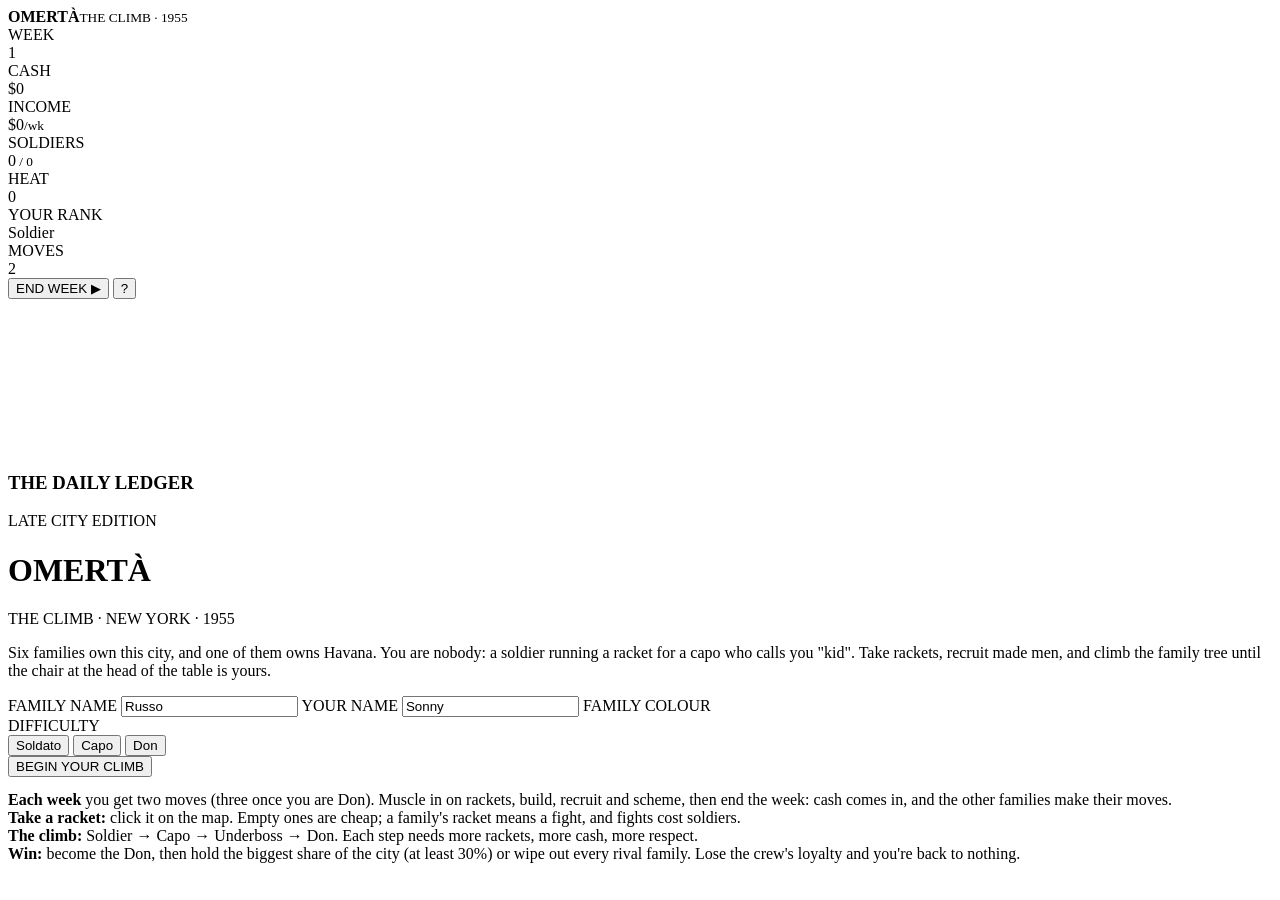
<file: src/template.html>
<!doctype html>
<html lang="en">
<head>
<meta charset="utf-8">
<title>Omertà — The Climb</title>
<style>/*CSS*/</style>
</head>
<body>
<div id="app">
  <div id="top">
    <div class="brand"><b>OMERTÀ</b><small id="brandSub">THE CLIMB · 1955</small></div>
    <div class="stat"><div class="k">WEEK</div><div class="v" id="sWeek">1</div></div>
    <div class="stat"><div class="k">CASH</div><div class="v" id="sCash">$0</div></div>
    <div class="stat"><div class="k">INCOME</div><div class="v" id="sIncome">$0<small>/wk</small></div></div>
    <div class="stat"><div class="k">SOLDIERS</div><div class="v" id="sSol">0<small> / 0</small></div></div>
    <div class="stat"><div class="k">HEAT</div><div class="v"><span id="heatbar"><i style="width:0"></i></span> <span id="sHeat">0</span></div></div>
    <div class="stat"><div class="k">YOUR RANK</div><div class="v" id="sRank">Soldier</div></div>
    <div class="stat"><div class="k">MOVES</div><div class="v" id="sMoves">2</div></div>
    <div class="spacer"></div>
    <button id="bEnd" class="primary">END WEEK ▶</button>
    <button id="bHelp">?</button>
  </div>
  <div id="left"></div>
  <div id="mapwrap"><canvas id="map"></canvas><div id="tooltip"></div></div>
  <div id="right"></div>
  <div id="bottom">
    <h3>THE DAILY LEDGER</h3>
    <div class="dateline" id="dateline">LATE CITY EDITION</div>
    <div id="newsList"></div>
  </div>
</div>
<div id="toast"></div>
<div id="overlay">
  <div class="box" id="startbox">
    <h1>OMERTÀ</h1>
    <div class="sub">THE CLIMB · NEW YORK · 1955</div>
    <p class="how">Six families own this city, and one of them owns Havana. You are nobody: a soldier running a racket for a capo who calls you "kid". Take rackets, recruit made men, and climb the family tree until the chair at the head of the table is yours.</p>
    <label>FAMILY NAME</label>
    <input id="inName" type="text" value="Russo" maxlength="16">
    <label>YOUR NAME</label>
    <input id="inFirst" type="text" value="Sonny" maxlength="16">
    <label>FAMILY COLOUR</label>
    <div class="swatches" id="swatches"></div>
    <label>DIFFICULTY</label>
    <div class="seg" id="diffSeg">
      <button data-d="soldato">Soldato</button>
      <button data-d="capo" class="on">Capo</button>
      <button data-d="don">Don</button>
    </div>
    <button class="go" id="bStart" type="button">BEGIN YOUR CLIMB</button>
    <div class="how" style="margin-top:14px">
      <b>Each week</b> you get two moves (three once you are Don). Muscle in on rackets, build, recruit and scheme, then end the week: cash comes in, and the other families make their moves.<br>
      <b>Take a racket:</b> click it on the map. Empty ones are cheap; a family's racket means a fight, and fights cost soldiers.<br>
      <b>The climb:</b> Soldier → Capo → Underboss → Don. Each step needs more rackets, more cash, more respect.<br>
      <b>Win:</b> become the Don, then hold the biggest share of the city (at least 30%) or wipe out every rival family. Lose the crew's loyalty and you're back to nothing.
    </div>
  </div>
</div>
<script>/*ENGINE*/</script>
<script>/*ENGINE2*/</script>
<script>/*UI*/</script>
</body>
</html>
</file>
